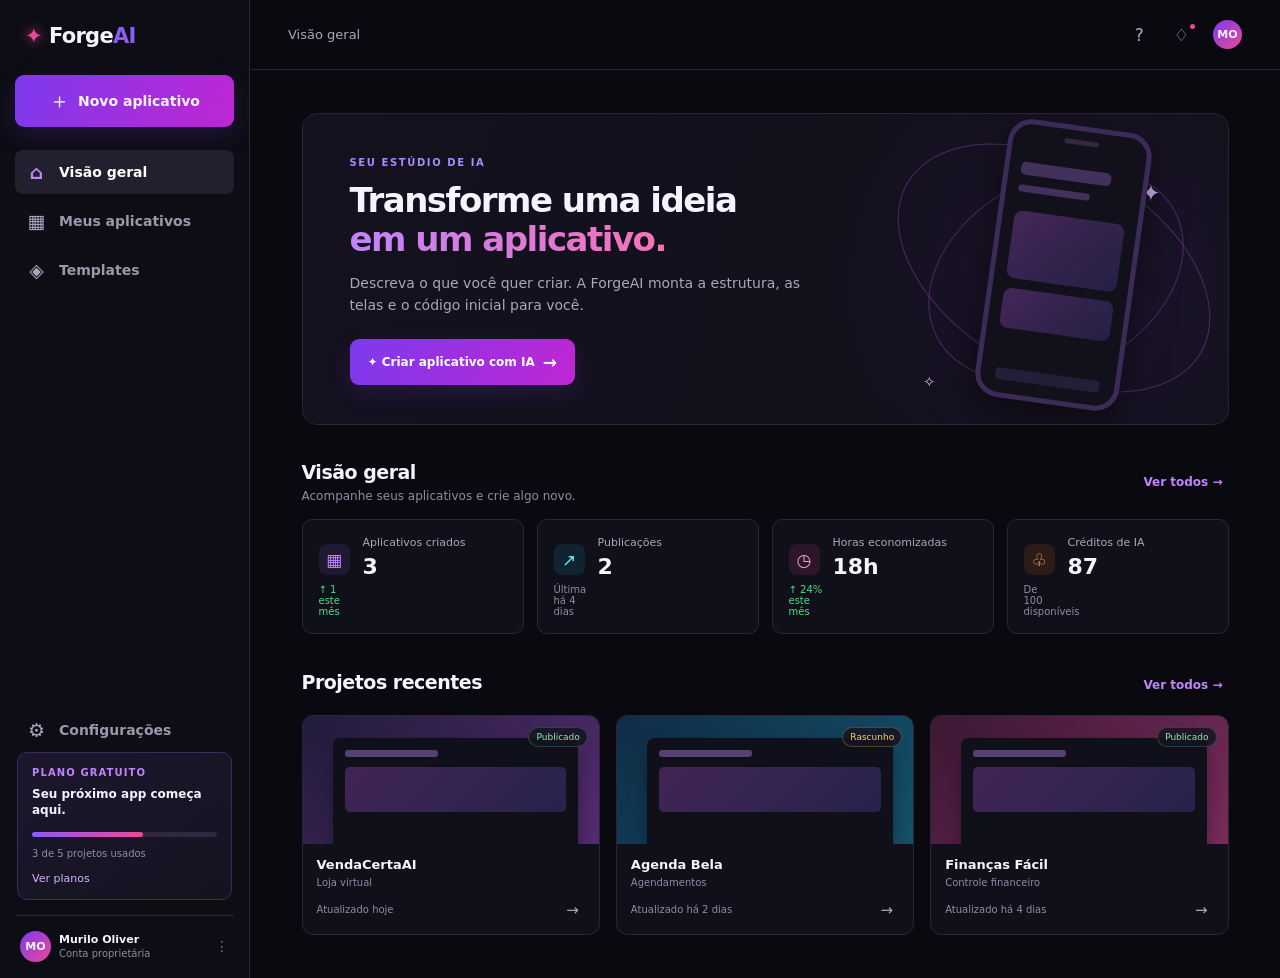
<file: index.html>
<!DOCTYPE html>
<html lang="pt-BR">
<head>
  <meta charset="UTF-8" />
  <meta name="viewport" content="width=device-width, initial-scale=1.0" />
  <meta name="theme-color" content="#0b0b12" />
  <title>ForgeAI — Criador de aplicativos</title>
  <link rel="stylesheet" href="styles.css" />
</head>
<body>
  <div class="app-shell">
    <aside class="sidebar">
      <div class="brand"><span class="brand-mark">✦</span><span>Forge<span class="accent">AI</span></span></div>
      <button class="new-project" id="newProjectBtn"><span>＋</span> Novo aplicativo</button>
      <nav class="nav">
        <button class="nav-item active" data-page="dashboard"><span>⌂</span> Visão geral</button>
        <button class="nav-item" data-page="projects"><span>▦</span> Meus aplicativos</button>
        <button class="nav-item" data-page="templates"><span>◈</span> Templates</button>
      </nav>
      <div class="sidebar-bottom">
        <button class="nav-item" data-page="settings"><span>⚙</span> Configurações</button>
        <div class="plan-card"><div class="plan-label">PLANO GRATUITO</div><strong>Seu próximo app começa aqui.</strong><div class="progress"><span></span></div><small>3 de 5 projetos usados</small><button class="upgrade-btn">Ver planos</button></div>
        <div class="user-mini"><div class="avatar">MO</div><div><strong>Murilo Oliver</strong><small>Conta proprietária</small></div><span>⋮</span></div>
      </div>
    </aside>

    <main class="main-content">
      <header class="topbar"><button class="mobile-menu" id="mobileMenu">☰</button><div class="breadcrumbs" id="breadcrumbs">Visão geral</div><div class="top-actions"><button class="icon-btn" title="Ajuda">?</button><button class="icon-btn" title="Notificações">♢<i></i></button><div class="top-avatar">MO</div></div></header>

      <section class="page active-page" id="page-dashboard">
        <div class="hero"><div><span class="eyebrow">SEU ESTÚDIO DE IA</span><h1>Transforme uma ideia<br><span class="gradient-text">em um aplicativo.</span></h1><p>Descreva o que você quer criar. A ForgeAI monta a estrutura, as telas e o código inicial para você.</p><button class="primary-btn" id="heroNewBtn">✦ Criar aplicativo com IA <span>→</span></button></div><div class="hero-art"><div class="orbit orbit-1"></div><div class="orbit orbit-2"></div><div class="sparkle s1">✦</div><div class="sparkle s2">✧</div><div class="phone-mock"><div class="phone-top"></div><div class="mock-line wide"></div><div class="mock-line"></div><div class="mock-card"></div><div class="mock-card short"></div><div class="mock-bottom"></div></div></div></div>
        <div class="section-head"><div><h2>Visão geral</h2><p>Acompanhe seus aplicativos e crie algo novo.</p></div><button class="ghost-btn" data-page="projects">Ver todos →</button></div>
        <div class="stats-grid"><div class="stat-card"><div class="stat-icon purple">▦</div><span>Aplicativos criados</span><strong id="statProjects">3</strong><small class="positive">↑ 1 este mês</small></div><div class="stat-card"><div class="stat-icon blue">↗</div><span>Publicações</span><strong>2</strong><small>Última há 4 dias</small></div><div class="stat-card"><div class="stat-icon pink">◷</div><span>Horas economizadas</span><strong>18h</strong><small class="positive">↑ 24% este mês</small></div><div class="stat-card"><div class="stat-icon orange">♧</div><span>Créditos de IA</span><strong>87</strong><small>De 100 disponíveis</small></div></div>
        <div class="section-head recent-head"><div><h2>Projetos recentes</h2></div><button class="ghost-btn" data-page="projects">Ver todos →</button></div><div class="project-grid" id="recentProjects"></div>
      </section>

      <section class="page" id="page-projects"><div class="page-title"><div><span class="eyebrow">WORKSPACE</span><h1>Meus aplicativos</h1><p>Crie, edite e publique seus projetos.</p></div><button class="primary-btn" id="projectsNewBtn">＋ Novo aplicativo</button></div><div class="toolbar"><div class="search-box">⌕<input id="projectSearch" placeholder="Buscar aplicativo..." /></div><div class="filter-pills"><button class="pill active">Todos</button><button class="pill">Publicados</button><button class="pill">Rascunhos</button></div></div><div class="all-projects-grid" id="allProjects"></div></section>

      <section class="page" id="page-templates"><div class="page-title"><div><span class="eyebrow">COMECE MAIS RÁPIDO</span><h1>Templates prontos</h1><p>Escolha uma base e personalize com a IA.</p></div></div><div class="template-grid" id="templateGrid"></div></section>

      <section class="page" id="page-settings"><div class="page-title"><div><span class="eyebrow">PREFERÊNCIAS</span><h1>Configurações</h1><p>Gerencie sua conta e as preferências do estúdio.</p></div></div><div class="settings-layout"><div class="settings-nav"><button class="active">Perfil</button><button>Plano e créditos</button><button>Integrações</button><button>Domínio e publicação</button></div><div class="settings-panel"><h3>Perfil da conta</h3><p class="muted">Essas informações aparecem apenas no seu painel.</p><label>Nome completo<input value="Murilo Oliver" /></label><label>E-mail<input value="murilo@exemplo.com" /></label><label>Nome do workspace<input value="Meu Estúdio ForgeAI" /></label><div class="setting-row"><div><strong>Modo escuro</strong><small>Usar o tema escuro no editor</small></div><button class="toggle on"><span></span></button></div><button class="primary-btn">Salvar alterações</button></div></div></section>
    </main>
  </div>

  <div class="modal-backdrop" id="newProjectModal"><div class="modal"><button class="close-modal" data-close>×</button><div class="modal-heading"><span class="modal-icon">✦</span><div><span class="eyebrow">NOVO PROJETO</span><h2>O que você quer criar?</h2><p>Conte sua ideia com suas próprias palavras. A IA cuidará do primeiro rascunho.</p></div></div><label class="prompt-label">Descreva seu aplicativo<textarea id="appPrompt" placeholder="Ex.: Quero um aplicativo de catálogo para minha loja de roupas, com produtos, carrinho e botão de WhatsApp..."></textarea></label><div class="suggestions"><span>Experimente:</span><button data-suggestion="um catálogo online para minha loja de roupas com botão de pedido">Catálogo de loja</button><button data-suggestion="um sistema simples de agendamento para salão de beleza">Agendamentos</button><button data-suggestion="um aplicativo de controle financeiro pessoal">Controle financeiro</button></div><div class="modal-footer"><span class="ai-note">✦ 2 créditos de IA serão usados</span><button class="primary-btn" id="generateBtn">Gerar meu aplicativo <span>→</span></button></div></div></div>

  <div class="modal-backdrop" id="editorModal"><div class="editor-modal"><div class="editor-top"><div class="brand"><span class="brand-mark">✦</span>Forge<span class="accent">AI</span></div><div class="editor-project-name" id="editorProjectName">Meu aplicativo <span class="status-dot"></span><small>Rascunho salvo</small></div><div class="editor-actions"><button class="ghost-btn" id="openStudio">Abrir Studio completo</button><button class="ghost-btn" id="closeEditor">Sair do editor</button><button class="primary-btn" id="publishBtn">Publicar <span>↗</span></button></div></div><div class="editor-body"><aside class="editor-sidebar"><div class="editor-tab active">▣ Telas</div><div class="editor-tab">◌ Componentes</div><div class="editor-tab">⚙ Configurações</div><div class="screen-list"><div class="screen active"><span>⌂</span> Início <b>⋮</b></div><div class="screen"><span>▦</span> Produtos <b>⋮</b></div><div class="screen"><span>♧</span> Sobre <b>⋮</b></div><button class="add-screen">＋ Adicionar tela</button></div><div class="editor-help"><strong>✦ Assistente IA</strong><p>Quer mudar alguma coisa no seu app?</p><button id="aiEditBtn">Pedir alteração</button></div></aside><div class="canvas-area"><div class="canvas-toolbar"><button>↶</button><button>↷</button><span></span><button>−</button><strong>100%</strong><button>＋</button><span></span><button>▣ Desktop</button><button>▯ Mobile</button></div><div class="canvas"><div class="preview-app" id="previewApp"><div class="preview-nav"><strong id="previewBrand">Minha Loja</strong><span>☰</span></div><div class="preview-content"><div class="preview-hero"><small>SEJA BEM-VINDO</small><h2 id="previewTitle">Tudo para<br>facilitar seu dia.</h2><button>Conheça nossos produtos →</button></div><h3>Destaques</h3><div class="preview-products"><div><div class="product-img p1"></div><strong>Produto especial</strong><small>R$ 49,90</small></div><div><div class="product-img p2"></div><strong>Mais vendido</strong><small>R$ 79,90</small></div></div></div><div class="preview-bottom"><span>⌂<small>Início</small></span><span>▦<small>Produtos</small></span><span>♧<small>Contato</small></span></div></div></div></div><aside class="properties"><h3>Propriedades</h3><div class="prop-section"><label>Nome do aplicativo<input id="propName" value="Minha Loja" /></label><label>Cor principal<div class="color-input"><span></span><input value="#8B5CF6" /></div></label></div><div class="prop-section"><h4>Publicação</h4><div class="publish-info"><span class="status-dot"></span><div><strong>Não publicado</strong><small>Seu app está salvo como rascunho.</small></div></div><button class="full-btn" id="exportBtn">⇩ Exportar projeto</button></div></aside></div></div></div>
  <div class="toast" id="toast"></div>
  <script src="app.js"></script>
</body>
</html>
</file>
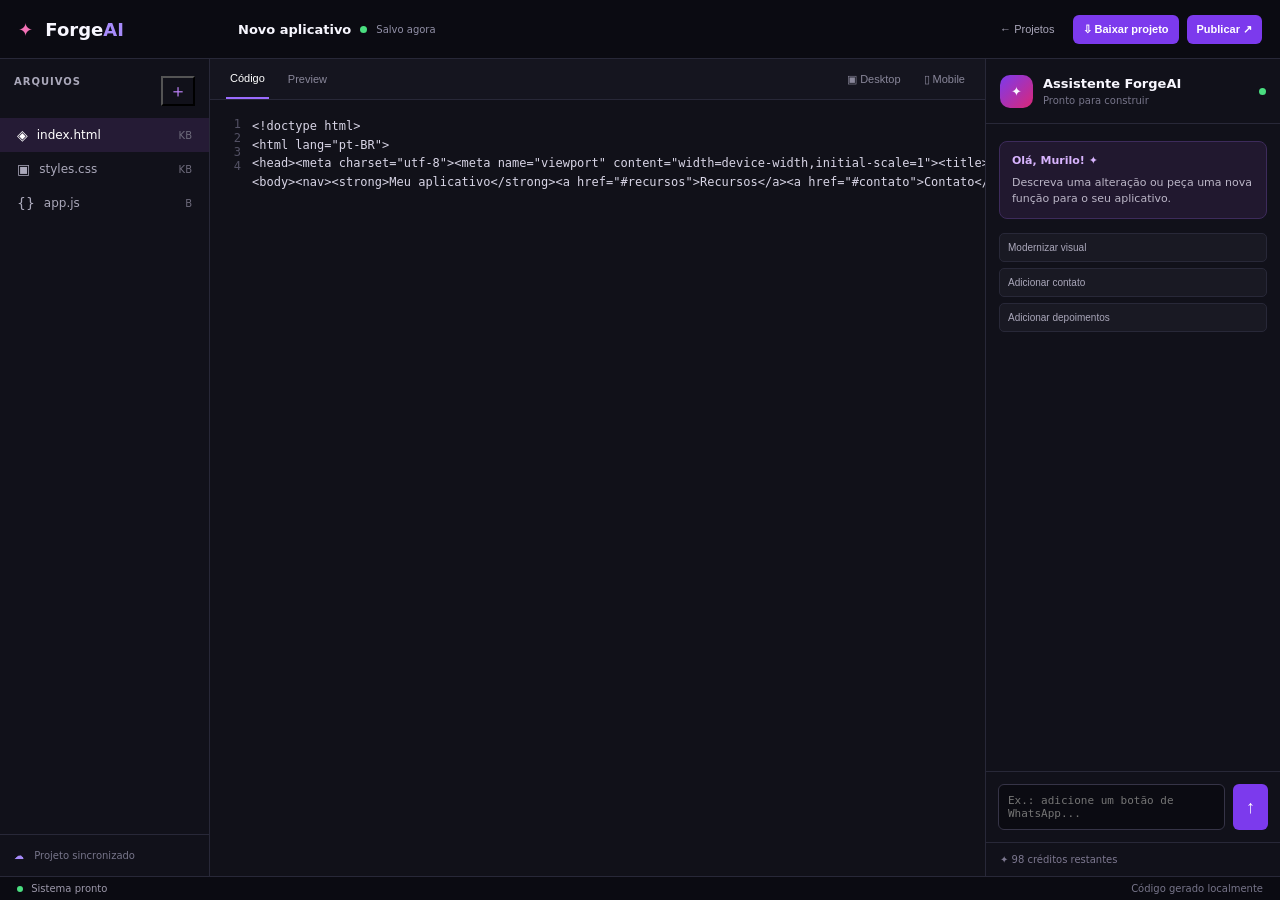
<file: builder.html>
<!doctype html>
<html lang="pt-BR">
<head><meta charset="utf-8"><meta name="viewport" content="width=device-width,initial-scale=1"><title>ForgeAI Studio</title><link rel="stylesheet" href="builder.css"></head>
<body>
<header class="top"><div class="brand"><b>✦</b> Forge<span>AI</span></div><div class="project"><strong id="projectName">Novo aplicativo</strong><i></i><small>Salvo agora</small></div><div class="top-actions"><button id="backBtn">← Projetos</button><button id="downloadBtn" class="primary">⇩ Baixar projeto</button><button id="publishBtn" class="primary">Publicar ↗</button></div></header>
<main class="workspace">
<aside class="files panel"><div class="panel-title"><strong>Arquivos</strong><button id="newFile">＋</button></div><div id="fileList"></div><div class="files-bottom"><span>☁</span> Projeto sincronizado</div></aside>
<section class="center"><div class="tabs"><button class="tab active" data-tab="code">Código</button><button class="tab" data-tab="preview">Preview</button><span></span><button id="deviceDesktop">▣ Desktop</button><button id="deviceMobile">▯ Mobile</button></div><div class="editor-wrap" id="editorWrap"><div class="line-numbers" id="lineNumbers">1</div><textarea id="codeEditor" spellcheck="false"></textarea></div><iframe id="preview" title="Preview do aplicativo"></iframe></section>
<aside class="assistant panel"><div class="assistant-head"><div class="ai-orb">✦</div><div><strong>Assistente ForgeAI</strong><small>Pronto para construir</small></div><span class="online"></span></div><div class="chat" id="chat"><div class="message ai"><b>Olá, Murilo! ✦</b><p>Descreva uma alteração ou peça uma nova função para o seu aplicativo.</p></div><div class="quick"><button data-quick="Deixe o visual mais moderno e profissional">Modernizar visual</button><button data-quick="Adicione uma seção de contato com WhatsApp">Adicionar contato</button><button data-quick="Crie uma seção de depoimentos de clientes">Adicionar depoimentos</button></div></div><form class="chat-form" id="chatForm"><textarea id="chatInput" placeholder="Ex.: adicione um botão de WhatsApp..." rows="2"></textarea><button>↑</button></form><div class="credits">✦ 98 créditos restantes</div></aside>
</main><div class="statusbar"><span><i></i> Sistema pronto</span><span id="statusText">Código gerado localmente</span></div><script src="builder.js"></script></body></html>
</file>
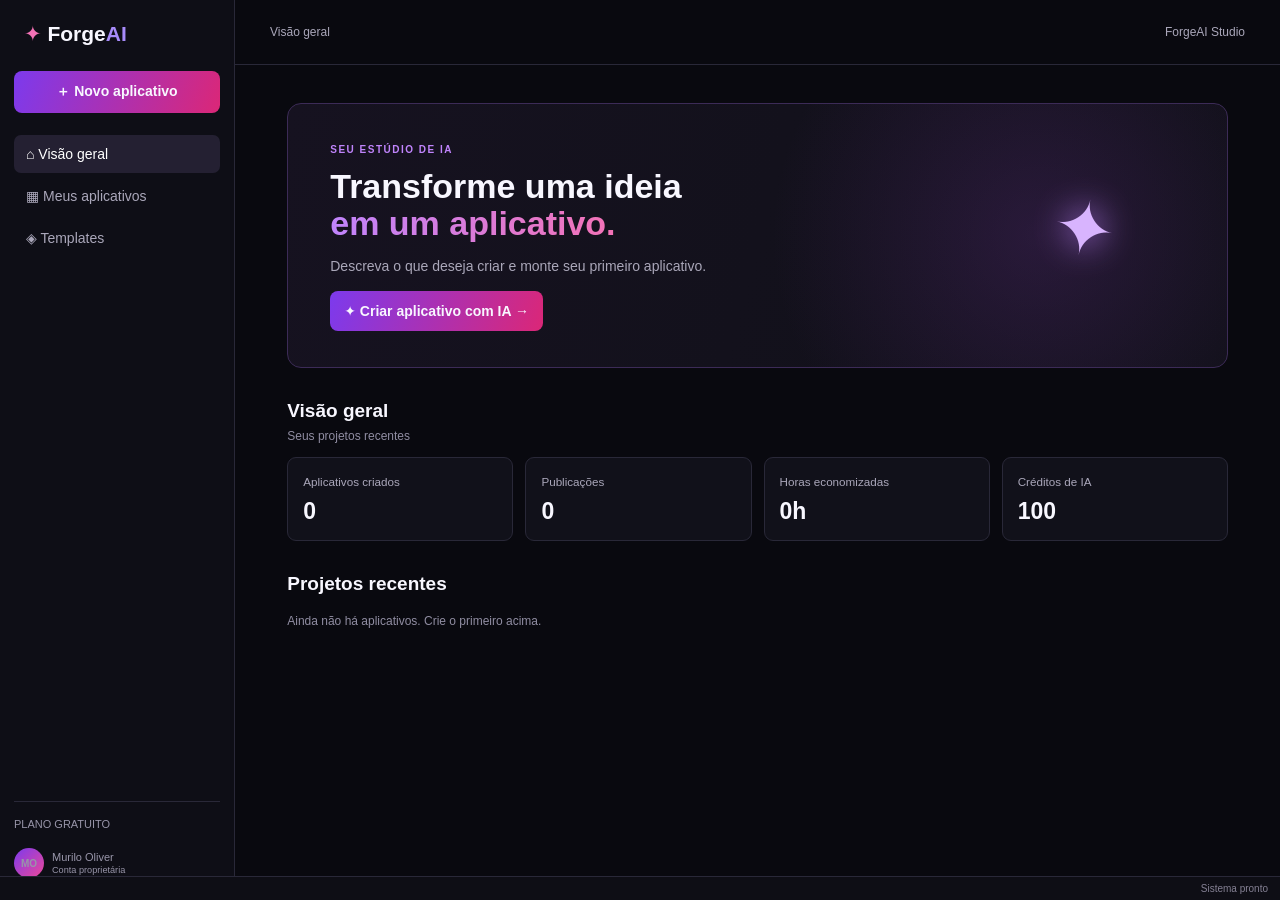
<file: ForgeAI-pronto.html>
<!doctype html><html lang="pt-BR"><head><meta charset="utf-8"><meta name="viewport" content="width=device-width,initial-scale=1"><meta name="theme-color" content="#09090f"><title>ForgeAI — Criador de aplicativos</title><style>
*{box-sizing:border-box}body{margin:0;background:#09090f;color:#f8f7ff;font-family:Arial,system-ui,sans-serif;font-size:14px}button,input,textarea{font:inherit}button{cursor:pointer;border:0;color:inherit}.app{min-height:100vh;display:flex}.side{width:235px;background:#0e0e16;border-right:1px solid #292838;padding:22px 14px;display:flex;flex-direction:column;flex-shrink:0}.logo{font-size:21px;font-weight:800;margin:0 10px 25px}.logo b{color:#f472b6}.logo span{color:#a78bfa}.new,.primary{background:linear-gradient(110deg,#7c3aed,#db2777);border-radius:8px;padding:12px 14px;font-weight:bold}.new{margin-bottom:20px}.nav{background:transparent;color:#aaa7ba;text-align:left;padding:11px 12px;border-radius:7px;margin:2px 0;width:100%}.nav.active,.nav:hover{background:#242032;color:#fff}.sidebottom{margin-top:auto;border-top:1px solid #292838;padding-top:16px;color:#9895a9;font-size:11px}.user{display:flex;gap:8px;align-items:center;margin-top:18px}.avatar{width:30px;height:30px;border-radius:50%;display:grid;place-items:center;background:linear-gradient(135deg,#7c3aed,#ec4899);font-size:10px;font-weight:bold}.main{flex:1;min-width:0}.top{height:65px;border-bottom:1px solid #292838;display:flex;align-items:center;justify-content:space-between;padding:0 35px;color:#aaa7ba}.top span{font-size:12px}.page{max-width:1250px;margin:auto;padding:38px 5%}.hero{min-height:265px;border:1px solid #3c2b57;border-radius:14px;padding:34px 42px;background:radial-gradient(circle at 80% 50%,#5d2d8050,transparent 35%),linear-gradient(105deg,#161220,#101018);display:flex;align-items:center;justify-content:space-between}.eyebrow{color:#c084fc;font-size:10px;font-weight:bold;letter-spacing:1.5px}.hero h1{font-size:34px;line-height:1.1;margin:12px 0}.grad{background:linear-gradient(90deg,#c084fc,#f472b6);background-clip:text;color:transparent}.hero p{color:#aaa7b9;max-width:470px;line-height:1.5}.hero-art{font-size:75px;color:#d8b4fe;text-shadow:0 0 35px #c084fc;transform:rotate(12deg);padding-right:70px}.section-title{display:flex;justify-content:space-between;align-items:end;margin:32px 0 14px}.section-title h2{font-size:19px;margin:0 0 5px}.muted{color:#908da2;font-size:12px}.stats{display:grid;grid-template-columns:repeat(4,1fr);gap:12px}.stat{background:#11111a;border:1px solid #292838;border-radius:9px;padding:15px}.stat small{color:#aaa7ba}.stat strong{font-size:23px;display:block;margin-top:9px}.cards{display:grid;grid-template-columns:repeat(3,1fr);gap:14px}.card{background:#11111a;border:1px solid #292838;border-radius:10px;overflow:hidden}.thumb{height:110px;background:linear-gradient(135deg,#291742,#713f91);padding:17px}.thumb:after{content:"";display:block;background:#11111c;border-radius:6px;width:80%;height:95px;margin:15px auto}.thumb.blue{background:linear-gradient(135deg,#112d45,#16718a)}.thumb.pink{background:linear-gradient(135deg,#481935,#843468)}.card-info{padding:13px}.card-info strong{display:block}.card-info small{color:#9995a8;display:block;margin-top:6px}.card-info button{background:transparent;color:#c084fc;font-size:12px;margin-top:12px}.modal{position:fixed;inset:0;background:#000b;display:none;align-items:center;justify-content:center;padding:20px;z-index:5}.modal.open{display:flex}.box{background:#151421;border:1px solid #533875;border-radius:13px;padding:27px;width:min(570px,100%);position:relative}.close{position:absolute;right:15px;top:10px;background:transparent;font-size:25px;color:#aaa7ba}.box h2{margin:8px 0}.box p{color:#aaa7b9;font-size:12px}.box textarea{width:100%;height:115px;margin-top:15px;border:1px solid #383249;background:#0c0c13;border-radius:7px;color:#fff;padding:12px;resize:none;outline:0}.box-foot{display:flex;justify-content:space-between;align-items:center;margin-top:20px}.workspace{display:none;height:calc(100vh - 65px);grid-template-columns:190px 1fr 275px}.workspace.active{display:grid}.dash.hidden{display:none}.files{background:#11111a;border-right:1px solid #292838}.file-title{padding:17px 14px;color:#aaa7ba;font-size:10px;text-transform:uppercase}.file{padding:10px 15px;color:#aaa7ba;font-size:12px}.file.active{background:#28203a;color:#fff}.studio{background:#20202b;display:flex;flex-direction:column;min-width:0}.studio-tabs{height:42px;background:#15151f;border-bottom:1px solid #292838;display:flex;align-items:center;gap:18px;padding:0 14px}.studio-tabs button{background:transparent;color:#aaa7ba;font-size:11px}.studio-tabs .sel{color:#fff;border-bottom:2px solid #a78bfa;padding:13px 0}.editor{flex:1;display:flex;background:#101017;overflow:auto}.numbers{color:#555266;text-align:right;padding:15px 10px;font:12px monospace;line-height:1.55;white-space:pre}.code{flex:1;background:transparent;border:0;outline:0;color:#ddd9eb;resize:none;padding:15px 12px 50px 0;font:12px/1.55 monospace;white-space:pre}.preview{display:none;flex:1;background:#252531;align-items:center;justify-content:center}.preview.show{display:flex}.phone{background:#fff;color:#231b31;width:310px;height:520px;border-radius:11px;overflow:auto;box-shadow:0 12px 40px #0008}.pnav{padding:18px;border-bottom:1px solid #eee;font-weight:bold}.pcontent{padding:18px}.pHero{border-radius:9px;padding:20px;color:#fff;background:linear-gradient(135deg,#311449,#8b5cf6);min-height:170px}.pHero h2{font-size:24px;line-height:1;margin:12px 0}.pHero button{background:#fff;color:#6d28d9;border-radius:20px;padding:8px;font-size:10px}.pCard{margin-top:15px;padding:15px;border-radius:8px;background:#f2edfb}.assistant{background:#11111a;border-left:1px solid #292838;display:flex;flex-direction:column}.aHead{padding:16px;border-bottom:1px solid #292838}.aHead b{color:#d8b4fe}.chat{flex:1;overflow:auto;padding:14px}.msg{background:#241a34;border-radius:8px;padding:10px;margin-bottom:10px;font-size:11px;line-height:1.45}.msg.user{background:#292735;margin-left:22px}.chat form{border-top:1px solid #292838;padding:11px;display:flex;gap:7px}.chat textarea{flex:1;background:#0b0b12;border:1px solid #3b3548;color:#fff;border-radius:6px;padding:8px;resize:none;font-size:11px}.chat button{background:#7c3aed;border-radius:6px;width:35px}.back{background:transparent;color:#aaa7ba;margin-right:15px}.status{position:fixed;bottom:0;left:0;right:0;background:#0e0e15;border-top:1px solid #292838;padding:6px 12px;color:#858194;font-size:10px;text-align:right}@media(max-width:750px){.side{width:190px}.hero{padding:28px}.hero-art{display:none}.stats{grid-template-columns:repeat(2,1fr)}.cards{grid-template-columns:1fr}.top{padding:0 18px}.workspace{grid-template-columns:1fr}.files{display:none}.assistant{display:none}.workspace{height:calc(100vh - 65px)}}
</style></head><body><div class="app"><aside class="side"><div class="logo"><b>✦</b> Forge<span>AI</span></div><button class="new" id="newBtn">＋ Novo aplicativo</button><button class="nav active">⌂ Visão geral</button><button class="nav" id="projectsBtn">▦ Meus aplicativos</button><button class="nav" id="templatesBtn">◈ Templates</button><div class="sidebottom">PLANO GRATUITO<div class="user"><div class="avatar">MO</div><div>Murilo Oliver<br><small>Conta proprietária</small></div></div></div></aside><main class="main"><header class="top"><span>Visão geral</span><span>ForgeAI Studio</span></header><section class="page dash" id="dash"><div class="hero"><div><span class="eyebrow">SEU ESTÚDIO DE IA</span><h1>Transforme uma ideia<br><span class="grad">em um aplicativo.</span></h1><p>Descreva o que deseja criar e monte seu primeiro aplicativo.</p><button class="primary" id="heroBtn">✦ Criar aplicativo com IA →</button></div><div class="hero-art">✦</div></div><div class="section-title"><div><h2>Visão geral</h2><span class="muted">Seus projetos recentes</span></div></div><div class="stats"><div class="stat"><small>Aplicativos criados</small><strong id="count">0</strong></div><div class="stat"><small>Publicações</small><strong>0</strong></div><div class="stat"><small>Horas economizadas</small><strong>0h</strong></div><div class="stat"><small>Créditos de IA</small><strong>100</strong></div></div><div class="section-title"><div><h2>Projetos recentes</h2></div></div><div class="cards" id="cards"></div></section><section class="workspace" id="workspace"><aside class="files"><button class="back" id="backBtn">← Voltar</button><div class="file-title">Arquivos</div><div class="file active">◈ index.html</div><div class="file">▣ styles.css</div><div class="file">{} app.js</div></aside><section class="studio"><div class="studio-tabs"><button class="sel" id="codeTab">Código</button><button id="previewTab">Preview</button><span style="flex:1"></span><button id="downloadBtn">⇩ Baixar</button></div><div class="editor" id="editor"><div class="numbers" id="nums">1</div><textarea class="code" id="code"></textarea></div><div class="preview" id="preview"><div class="phone"><div class="pnav" id="pnav">Meu aplicativo</div><div class="pcontent"><div class="pHero"><small>BEM-VINDO</small><h2 id="ptitle">Seu aplicativo começa aqui.</h2><button>Começar agora →</button></div><div class="pCard">✦ Recurso principal<br><small>Organize tudo em um só lugar.</small></div><div class="pCard">◈ Simples e rápido<br><small>Feito para funcionar no celular.</small></div></div></div></div></section><aside class="assistant"><div class="aHead"><b>✦ Assistente ForgeAI</b><br><small>Pronto para alterar seu app</small></div><div class="chat" id="chat"><div class="msg">Olá! Peça uma alteração, como <b>“adicione WhatsApp”</b> ou <b>“deixe o visual azul”</b>.</div></div><form id="chatForm"><textarea id="chatInput" placeholder="Peça uma alteração..." rows="2"></textarea><button>↑</button></form></aside></section></main></div><div class="modal" id="modal"><div class="box"><button class="close" id="closeBtn">×</button><span class="eyebrow">NOVO PROJETO</span><h2>O que você quer criar?</h2><p>Descreva o aplicativo com suas próprias palavras.</p><textarea id="idea" placeholder="Ex.: um catálogo online para minha loja de roupas com pedidos pelo WhatsApp"></textarea><div class="box-foot"><span class="muted">Funciona offline no modo de teste</span><button class="primary" id="generateBtn">Gerar aplicativo →</button></div></div></div><div class="status" id="status">Sistema pronto</div><script>
(function(){'use strict';var projects=[];var current={name:'Meu aplicativo',html:''};var $=function(id){return document.getElementById(id)};var safe=function(s){return String(s).replace(/[&<>"']/g,function(c){return({'&':'&amp;','<':'&lt;','>':'&gt;','"':'&quot;',"'":'&#39;'})[c]})};function msg(t,u){var d=document.createElement('div');d.className='msg'+(u?' user':'');d.textContent=t;$('chat').appendChild(d);$('chat').scrollTop=$('chat').scrollHeight}function renderCards(){$('count').textContent=projects.length;$('cards').innerHTML=projects.length?projects.map(function(p,i){return '<article class="card"><div class="thumb '+(i%2?'blue':'')+'"></div><div class="card-info"><strong>'+safe(p.name)+'</strong><small>Rascunho • criado agora</small><button data-open="'+i+'">Abrir Studio →</button></div></article>'}).join(''):'<div class="muted">Ainda não há aplicativos. Crie o primeiro acima.</div>';document.querySelectorAll('[data-open]').forEach(function(b){b.onclick=function(){openStudio(projects[Number(b.dataset.open)])}})}function openModal(){$('modal').classList.add('open');$('idea').focus()}function closeModal(){$('modal').classList.remove('open')}function makeProject(text){var words=text.trim().split(/\s+/).slice(0,3).join(' ');var name=words?words.charAt(0).toUpperCase()+words.slice(1):'Meu aplicativo';return{name:name,idea:text,html:'<!doctype html>\n<html lang="pt-BR">\n<head><meta charset="utf-8"><meta name="viewport" content="width=device-width,initial-scale=1"><title>'+name+'</title></head>\n<body>\n  <h1>'+name+'</h1>\n  <p>Aplicativo criado a partir da sua ideia.</p>\n</body>\n</html>'}}function openStudio(p){current=p;$('dash').classList.add('hidden');$('workspace').classList.add('active');$('code').value=p.html;update()}function update(){var text=$('code').value;var n=text.split('\n').length;$('nums').textContent=Array.from({length:n},function(_,i){return i+1}).join('\n');$('pnav').textContent=current.name;$('ptitle').textContent=current.name+' está pronto.';$('status').textContent='Alterações salvas localmente';try{localStorage.setItem('forge_last',text)}catch(e){}}$('newBtn').onclick=openModal;$('heroBtn').onclick=openModal;$('closeBtn').onclick=closeModal;$('generateBtn').onclick=function(){var t=$('idea').value.trim();if(!t){$('idea').focus();return}current=makeProject(t);projects.unshift(current);renderCards();closeModal();openStudio(current);msg('Criei a primeira estrutura do seu aplicativo. Agora você pode pedir alterações.');};$('backBtn').onclick=function(){$('workspace').classList.remove('active');$('dash').classList.remove('hidden');renderCards()};$('code').oninput=function(){current.html=$('code').value;update()};$('previewTab').onclick=function(){$('editor').style.display='none';$('preview').classList.add('show');$('codeTab').classList.remove('sel');$('previewTab').classList.add('sel')};$('codeTab').onclick=function(){$('editor').style.display='flex';$('preview').classList.remove('show');$('previewTab').classList.remove('sel');$('codeTab').classList.add('sel')};$('chatForm').onsubmit=function(e){e.preventDefault();var t=$('chatInput').value.trim();if(!t)return;msg(t,true);$('chatInput').value='';var l=t.toLowerCase();if(l.indexOf('whatsapp')>=0){$('code').value+='\n<a href="https://wa.me/" style="position:fixed;right:18px;bottom:18px;background:#25d366;color:white;padding:12px 18px;border-radius:24px;text-decoration:none">💬 WhatsApp</a>'}else if(l.indexOf('azul')>=0){$('code').value=$('code').value.replace('purple','blue')}else{$('code').value=$('code').value.replace('</body>','  <section><h2>Nova seção</h2><p>Conteúdo adicionado pela ForgeAI.</p></section>\n</body>')}update();msg('Pronto! A alteração foi aplicada no projeto.');};$('downloadBtn').onclick=function(){var blob=new Blob([$('code').value],{type:'text/html'});var a=document.createElement('a');a.href=URL.createObjectURL(blob);a.download=(current.name||'meu-aplicativo').replace(/\s+/g,'-')+'.html';a.click();setTimeout(function(){URL.revokeObjectURL(a.href)},1000)};$('projectsBtn').onclick=function(){alert('Seus projetos aparecem nesta mesma tela após serem criados.')};$('templatesBtn').onclick=function(){openModal();$('idea').value='um aplicativo baseado em um template profissional'};renderCards()})();
</script></body></html>
</file>
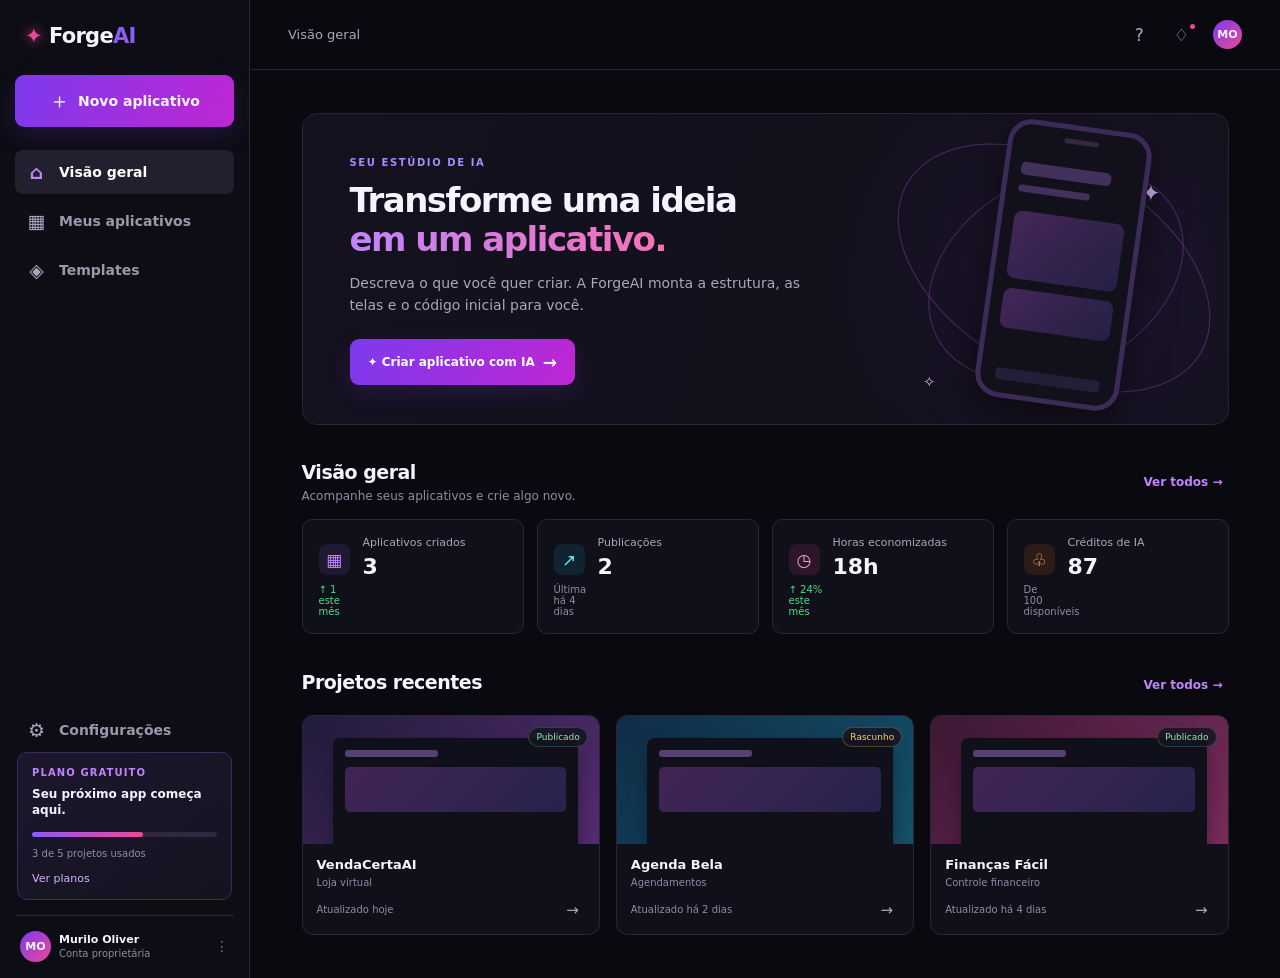
<file: ForgeAI.html>
<!DOCTYPE html>
<html lang="pt-BR">
<head>
  <meta charset="UTF-8" />
  <meta name="viewport" content="width=device-width, initial-scale=1.0" />
  <meta name="theme-color" content="#0b0b12" />
  <title>ForgeAI — Criador de aplicativos</title>
  <style>
:root{--bg:#09090f;--panel:#10101a;--panel2:#151522;--line:#272738;--muted:#8e8da4;--text:#f5f3ff;--purple:#8b5cf6;--pink:#ec4899;--blue:#38bdf8;--green:#4ade80}*{box-sizing:border-box}body{margin:0;background:var(--bg);color:var(--text);font-family:Inter,ui-sans-serif,system-ui,-apple-system,BlinkMacSystemFont,"Segoe UI",sans-serif;font-size:14px}button,input,textarea{font:inherit}button{cursor:pointer;border:0;color:inherit}.app-shell{display:flex;min-height:100vh}.sidebar{width:250px;background:#0d0d15;border-right:1px solid var(--line);padding:24px 15px 16px;display:flex;flex-direction:column;flex-shrink:0}.brand{font-weight:800;font-size:21px;letter-spacing:-.7px;display:flex;gap:7px;align-items:center;margin:0 10px 27px}.brand-mark{color:var(--pink);text-shadow:0 0 12px var(--pink)}.accent{color:var(--purple)}.new-project,.primary-btn{background:linear-gradient(110deg,#7c3aed,#c026d3);box-shadow:0 8px 22px #7c3aed2d;border-radius:9px;padding:12px 15px;font-weight:700;display:flex;justify-content:center;align-items:center;gap:8px}.new-project{width:100%;margin-bottom:23px}.new-project span{font-size:21px;font-weight:400}.nav{display:grid;gap:5px}.nav-item{background:transparent;color:#9a99ac;text-align:left;border-radius:8px;padding:11px 12px;display:flex;gap:13px;align-items:center;font-weight:600}.nav-item span{font-size:19px;width:19px;text-align:center;color:#aaa9c1}.nav-item:hover,.nav-item.active{background:#22202f;color:#fff}.nav-item.active span{color:#c084fc}.sidebar-bottom{margin-top:auto}.plan-card{background:linear-gradient(145deg,#1c172d,#151321);border:1px solid #3b2a5b;padding:14px;border-radius:10px;margin:0 2px 15px}.plan-label{font-size:10px;letter-spacing:1.1px;color:#c084fc;font-weight:800;margin-bottom:8px}.plan-card strong{font-size:12px;line-height:1.35;display:block;margin-bottom:13px}.progress{height:5px;background:#302840;border-radius:10px;margin-bottom:7px}.progress span{display:block;width:60%;height:100%;border-radius:10px;background:linear-gradient(90deg,var(--purple),var(--pink))}.plan-card small{color:var(--muted);font-size:10px}.upgrade-btn{background:transparent;color:#d8b4fe;font-size:11px;display:block;margin-top:12px;padding:0}.user-mini{display:flex;gap:8px;align-items:center;border-top:1px solid var(--line);padding:15px 5px 0}.avatar,.top-avatar{background:linear-gradient(135deg,#7c3aed,#ec4899);display:grid;place-items:center;font-weight:800;border-radius:50%;width:31px;height:31px;font-size:11px}.user-mini div:nth-child(2){display:grid;flex:1}.user-mini strong{font-size:11px}.user-mini small{color:var(--muted);font-size:10px;margin-top:2px}.user-mini>span{color:#777686}.main-content{flex:1;min-width:0}.topbar{height:70px;border-bottom:1px solid var(--line);display:flex;align-items:center;justify-content:space-between;padding:0 38px}.breadcrumbs{color:#aaa8ba;font-size:13px}.top-actions{display:flex;gap:18px;align-items:center}.icon-btn{font-size:17px;background:transparent;color:#aaa8ba;position:relative}.icon-btn i{position:absolute;width:5px;height:5px;background:var(--pink);border-radius:50%;top:0;right:0}.top-avatar{width:29px;height:29px}.mobile-menu{display:none}.page{display:none;padding:43px 5%;max-width:1450px;margin:auto}.active-page{display:block}.hero{min-height:295px;border:1px solid #292238;border-radius:15px;background:radial-gradient(circle at 85% 55%,#3c1d5d50,transparent 34%),linear-gradient(105deg,#151120,#101018);padding:39px 47px;display:flex;justify-content:space-between;overflow:hidden}.eyebrow{font-size:10px;color:#a78bfa;letter-spacing:1.6px;font-weight:800}.hero h1{font-size:34px;line-height:1.16;letter-spacing:-1.5px;margin:12px 0}.gradient-text{background:linear-gradient(90deg,#c084fc,#f472b6);background-clip:text;color:transparent}.hero p{color:#aaa7b9;max-width:470px;line-height:1.6;margin:0 0 22px}.primary-btn{color:white;font-size:12px;white-space:nowrap}.hero .primary-btn{padding:13px 18px}.primary-btn span{font-size:17px}.hero-art{width:335px;position:relative}.phone-mock{position:absolute;right:45px;top:-28px;width:145px;height:280px;border:5px solid #3b2b57;border-radius:24px;background:#11101b;padding:28px 12px 12px;box-shadow:0 15px 40px #0008;transform:rotate(8deg)}.phone-top{position:absolute;top:9px;left:51px;width:35px;height:5px;background:#33263e;border-radius:5px}.mock-line{height:7px;width:65%;background:#41315b;border-radius:5px;margin:10px 0}.mock-line.wide{width:82%;height:13px}.mock-card{height:68px;border-radius:8px;background:linear-gradient(135deg,#442658,#242044);margin-top:19px}.mock-card.short{height:40px;margin-top:10px}.mock-bottom{height:12px;position:absolute;bottom:13px;left:15px;right:15px;border-radius:4px;background:#251e38}.orbit{border:1px solid #713b96;border-radius:50%;position:absolute;right:-10px;top:24px;width:270px;height:195px;transform:rotate(-28deg);opacity:.6}.orbit-2{width:340px;height:210px;top:10px;right:-43px;transform:rotate(30deg);border-color:#713b96}.sparkle{position:absolute;color:#d8b4fe;font-size:23px}.s1{right:20px;top:27px}.s2{right:245px;top:220px;font-size:15px}.section-head{display:flex;align-items:center;justify-content:space-between;margin:36px 0 16px}.section-head h2,.page-title h1{font-size:19px;margin:0 0 6px;letter-spacing:-.5px}.section-head p,.page-title p{color:var(--muted);font-size:12px;margin:0}.ghost-btn{background:transparent;color:#c084fc;font-size:12px;font-weight:700}.stats-grid{display:grid;grid-template-columns:repeat(4,1fr);gap:13px}.stat-card{background:var(--panel);border:1px solid var(--line);border-radius:10px;padding:16px;display:grid;grid-template-columns:34px 1fr;column-gap:10px;align-items:center}.stat-icon{grid-row:span 2;width:31px;height:31px;border-radius:8px;display:grid;place-items:center;font-size:17px}.purple{color:#c084fc;background:#8b5cf61f}.blue{color:#67e8f9;background:#06b6d41f}.pink{color:#f9a8d4;background:#ec48991f}.orange{color:#fdba74;background:#f973161f}.stat-card span{color:#aaa8ba;font-size:11px}.stat-card strong{font-size:22px;margin:5px 0}.stat-card small{color:var(--muted);font-size:10px}.positive{color:var(--green)!important}.recent-head{margin-top:37px;margin-bottom:16px}.project-grid,.all-projects-grid{display:grid;grid-template-columns:repeat(3,1fr);gap:16px}.project-card{background:var(--panel);border:1px solid var(--line);border-radius:11px;overflow:hidden;transition:.2s}.project-card:hover{border-color:#7653a8;transform:translateY(-2px)}.project-thumb{height:128px;padding:14px;position:relative;overflow:hidden}.thumb-purple{background:linear-gradient(135deg,#211c3c,#562c71)}.thumb-blue{background:linear-gradient(135deg,#102d48,#14526b)}.thumb-pink{background:linear-gradient(135deg,#3d1834,#792c5c)}.mini-ui{background:#10101b;border-radius:7px;width:83%;height:117px;position:absolute;left:30px;top:22px;box-shadow:0 8px 20px #0005;padding:12px}.mini-ui:before{content:"";display:block;height:7px;background:#574074;border-radius:3px;width:42%;margin-bottom:10px}.mini-ui:after{content:"";display:block;height:45px;background:linear-gradient(135deg,#412554,#27234c);border-radius:5px}.status-badge{position:absolute;top:11px;right:11px;background:#171523d9;color:#86efac;border:1px solid #4ade8040;border-radius:20px;font-size:9px;padding:4px 7px}.status-badge.draft{color:#fcd34d;border-color:#fcd34d40}.project-info{padding:13px 14px 14px}.project-info strong{display:block;font-size:13px;margin-bottom:5px}.project-info small{display:block;color:var(--muted);font-size:10px}.project-info .project-footer{display:flex;justify-content:space-between;align-items:center;margin-top:12px}.project-footer button{background:transparent;color:#aaa8ba;font-size:15px}.page-title{display:flex;align-items:end;justify-content:space-between;margin-bottom:31px}.page-title h1{font-size:29px;margin-top:10px}.toolbar{display:flex;justify-content:space-between;align-items:center;margin-bottom:20px}.search-box{width:250px;border:1px solid var(--line);background:var(--panel);border-radius:7px;padding:8px 11px;color:var(--muted);display:flex;gap:8px}.search-box input{background:transparent;border:0;outline:0;color:#fff;width:100%;font-size:12px}.filter-pills{display:flex;gap:7px}.pill{background:transparent;color:var(--muted);padding:7px 12px;border-radius:20px;font-size:11px}.pill.active{background:#29213b;color:#d8b4fe}.template-grid{display:grid;grid-template-columns:repeat(3,1fr);gap:17px}.template-card{border:1px solid var(--line);border-radius:11px;background:var(--panel);overflow:hidden}.template-cover{height:170px;padding:20px;display:flex;align-items:center;justify-content:center}.template-preview{width:145px;height:130px;background:#fafafa;border-radius:5px;box-shadow:0 7px 20px #0004;padding:12px;color:#222}.tp-dark{background:#171329;color:#fff}.tp-green{background:#edfaf3}.template-preview strong{font-size:9px;display:block;margin-bottom:8px}.template-preview div{height:36px;background:#6d4b9a1c;border-radius:4px;margin-bottom:7px}.template-preview div:nth-child(3){height:20px;background:#e9c8ff}.template-card-info{padding:13px}.template-card-info strong{font-size:13px}.template-card-info p{color:var(--muted);font-size:11px;margin:6px 0 12px}.template-card-info button{color:#c084fc;background:transparent;font-size:11px;font-weight:700}.settings-layout{display:grid;grid-template-columns:200px 1fr;gap:30px;max-width:850px}.settings-nav{display:grid;align-content:start;gap:4px}.settings-nav button{background:transparent;color:var(--muted);text-align:left;padding:10px;border-radius:6px}.settings-nav button.active{background:#20192d;color:#d8b4fe}.settings-panel{background:var(--panel);border:1px solid var(--line);border-radius:10px;padding:24px;max-width:600px}.settings-panel h3{margin:0 0 7px}.muted{color:var(--muted);font-size:12px;margin-top:0}.settings-panel label,.prompt-label{display:block;color:#bbb8c9;font-size:11px;font-weight:600;margin-top:20px}.settings-panel input,.modal textarea,.prop-section input{display:block;width:100%;background:#0c0c13;border:1px solid var(--line);color:#fff;outline:none;border-radius:6px;padding:10px;margin-top:7px;font-size:12px}.settings-panel .primary-btn{margin-top:24px}.setting-row{border-top:1px solid var(--line);border-bottom:1px solid var(--line);padding:16px 0;margin-top:22px;display:flex;justify-content:space-between}.setting-row div{display:grid;gap:4px}.setting-row small{color:var(--muted);font-size:11px}.toggle{width:37px;height:21px;border-radius:20px;background:#383747;padding:3px}.toggle span{display:block;background:#aaa;width:15px;height:15px;border-radius:50%}.toggle.on{background:var(--purple)}.toggle.on span{margin-left:16px;background:#fff}.modal-backdrop{position:fixed;inset:0;z-index:20;background:#000b;display:none;align-items:center;justify-content:center;padding:20px}.modal-backdrop.open{display:flex}.modal{width:min(600px,100%);background:#13121e;border:1px solid #3c2b57;border-radius:14px;padding:28px;box-shadow:0 25px 80px #000b;position:relative}.close-modal{position:absolute;right:18px;top:15px;color:#9c99ad;background:transparent;font-size:24px}.modal-heading{display:flex;gap:14px;align-items:flex-start;margin-bottom:23px}.modal-icon{background:#8b5cf621;color:#c084fc;width:38px;height:38px;border-radius:10px;display:grid;place-items:center;font-size:21px}.modal h2{margin:6px 0 7px;font-size:21px}.modal p{margin:0;color:var(--muted);font-size:12px}.modal textarea{height:110px;resize:vertical;line-height:1.5}.suggestions{display:flex;gap:7px;flex-wrap:wrap;margin-top:10px;align-items:center}.suggestions span{color:var(--muted);font-size:10px}.suggestions button{color:#bca8dc;background:#281e38;border-radius:20px;padding:6px 9px;font-size:10px}.modal-footer{display:flex;align-items:center;justify-content:space-between;margin-top:26px}.ai-note{color:#a6a2b5;font-size:10px}.editor-modal{width:100%;height:100%;background:#0c0c12;position:absolute;inset:0;display:flex;flex-direction:column}.editor-top{height:61px;border-bottom:1px solid var(--line);display:flex;align-items:center;padding:0 21px}.editor-top .brand{font-size:17px;margin:0;width:215px}.editor-project-name{font-weight:700;font-size:13px;display:flex;align-items:center;gap:8px;flex:1}.editor-project-name small{color:var(--muted);font-size:10px;font-weight:400}.status-dot{display:inline-block;width:7px;height:7px;background:var(--green);border-radius:50%}.editor-actions{display:flex;gap:15px;align-items:center}.editor-body{flex:1;display:grid;grid-template-columns:210px 1fr 235px;min-height:0}.editor-sidebar,.properties{background:#11111a;border-right:1px solid var(--line);padding:17px 12px}.properties{border-left:1px solid var(--line);border-right:0;padding:20px 17px}.editor-tab{color:var(--muted);font-size:11px;padding:10px 8px;border-bottom:1px solid transparent}.editor-tab.active{color:#d8b4fe;border-bottom-color:var(--purple)}.screen-list{margin-top:20px;display:grid;gap:4px}.screen{padding:9px;border-radius:5px;font-size:11px;color:#aaa8ba;display:flex;gap:8px}.screen.active{background:#272036;color:#f1e8ff}.screen b{margin-left:auto;font-weight:400}.add-screen{background:transparent;color:#a78bfa;font-size:10px;text-align:left;padding:10px 8px}.editor-help{background:#20172d;border:1px solid #4f3470;border-radius:7px;padding:11px;margin-top:80px}.editor-help strong{font-size:11px;color:#d8b4fe}.editor-help p{font-size:10px;color:#aaa0bd;line-height:1.4}.editor-help button{background:#8b5cf6;color:#fff;font-size:10px;border-radius:5px;padding:7px;width:100%}.canvas-area{background:#20202b;display:flex;flex-direction:column;min-width:0}.canvas-toolbar{height:45px;background:#14141d;border-bottom:1px solid var(--line);display:flex;align-items:center;gap:14px;padding:0 16px;color:#a6a3b5;font-size:11px}.canvas-toolbar button{background:transparent;color:#aaa8ba;font-size:11px}.canvas-toolbar span{flex:1}.canvas{flex:1;display:grid;place-items:center;overflow:auto;background-image:radial-gradient(#ffffff0e 1px,transparent 1px);background-size:18px 18px}.preview-app{height:515px;width:310px;background:#fafaff;color:#201a2d;border-radius:10px;box-shadow:0 15px 45px #0008;overflow:hidden;position:relative}.preview-nav{height:52px;padding:0 19px;display:flex;justify-content:space-between;align-items:center;border-bottom:1px solid #eee;color:#302748}.preview-nav strong{font-size:14px}.preview-content{padding:17px}.preview-hero{background:linear-gradient(130deg,#2b1448,#8b5cf6);color:#fff;border-radius:9px;padding:20px 16px;height:155px}.preview-hero small{font-size:7px;letter-spacing:1px}.preview-hero h2{font-size:22px;line-height:1.05;margin:9px 0 18px}.preview-hero button{border:0;background:#fff;color:#5b21b6;border-radius:20px;padding:7px 10px;font-size:8px}.preview-content h3{font-size:14px;margin:22px 0 10px}.preview-products{display:grid;grid-template-columns:1fr 1fr;gap:10px}.preview-products>div{background:#fff;border:1px solid #eee;border-radius:7px;padding-bottom:9px;overflow:hidden}.product-img{height:70px}.p1{background:linear-gradient(140deg,#d8b4fe,#fbcfe8)}.p2{background:linear-gradient(140deg,#bae6fd,#a7f3d0)}.preview-products strong,.preview-products small{display:block;font-size:8px;margin:6px 7px 0}.preview-products small{color:#7c3aed}.preview-bottom{position:absolute;bottom:0;left:0;right:0;height:53px;background:#fff;border-top:1px solid #eee;display:flex;justify-content:space-around;align-items:center;color:#7653a8}.preview-bottom span{display:grid;place-items:center;font-size:15px}.preview-bottom small{font-size:7px;margin-top:2px}.properties h3{margin:0 0 23px;font-size:13px}.prop-section{border-bottom:1px solid var(--line);padding-bottom:20px;margin-bottom:20px}.prop-section label{display:block;color:#aaa8ba;font-size:10px;margin-bottom:17px}.color-input{display:flex;align-items:center;gap:8px}.color-input span{width:21px;height:21px;background:#8b5cf6;border-radius:4px}.color-input input{margin:0}.prop-section h4{font-size:11px;margin:0 0 13px}.publish-info{display:flex;gap:8px;align-items:flex-start}.publish-info div{display:grid;gap:5px}.publish-info strong{font-size:11px}.publish-info small{font-size:10px;color:var(--muted);line-height:1.35}.full-btn{width:100%;padding:10px;background:#241c33;color:#d8b4fe;font-size:10px;border-radius:5px;margin-top:17px}.toast{position:fixed;bottom:22px;right:24px;background:#232034;border:1px solid #64489a;color:#eee;padding:12px 16px;border-radius:8px;font-size:12px;box-shadow:0 8px 30px #0008;transform:translateY(100px);opacity:0;transition:.3s;z-index:50}.toast.show{transform:translateY(0);opacity:1}@media(max-width:900px){.sidebar{width:215px}.hero-art{width:245px}.project-grid,.all-projects-grid{grid-template-columns:repeat(2,1fr)}.editor-body{grid-template-columns:180px 1fr}.properties{display:none}}@media(max-width:650px){.sidebar{position:fixed;z-index:10;left:-250px;top:0;bottom:0;transition:.25s}.sidebar.open{left:0}.topbar{padding:0 18px}.mobile-menu{display:block;background:transparent;color:#aaa8ba;font-size:18px;margin-right:14px}.topbar{justify-content:flex-start}.breadcrumbs{flex:1}.page{padding:26px 17px}.hero{padding:28px 24px;min-height:0}.hero h1{font-size:27px}.hero-art{display:none}.stats-grid{grid-template-columns:repeat(2,1fr)}.project-grid,.all-projects-grid,.template-grid{grid-template-columns:1fr}.page-title{display:block}.page-title .primary-btn{margin-top:20px}.toolbar{display:block}.filter-pills{margin-top:12px}.settings-layout{display:block}.settings-nav{display:flex;overflow:auto;margin-bottom:17px}.settings-nav button{white-space:nowrap}.editor-top .brand{width:auto;margin-right:14px}.editor-project-name{font-size:11px}.editor-project-name small{display:none}.editor-actions .ghost-btn{display:none}.editor-body{grid-template-columns:1fr}.editor-sidebar{display:none}.modal{padding:22px}.modal-footer{display:block}.modal-footer .primary-btn{margin-top:15px;width:100%}}

</style>
</head>
<body>
  <div class="app-shell">
    <aside class="sidebar">
      <div class="brand"><span class="brand-mark">✦</span><span>Forge<span class="accent">AI</span></span></div>
      <button class="new-project" id="newProjectBtn"><span>＋</span> Novo aplicativo</button>
      <nav class="nav">
        <button class="nav-item active" data-page="dashboard"><span>⌂</span> Visão geral</button>
        <button class="nav-item" data-page="projects"><span>▦</span> Meus aplicativos</button>
        <button class="nav-item" data-page="templates"><span>◈</span> Templates</button>
      </nav>
      <div class="sidebar-bottom">
        <button class="nav-item" data-page="settings"><span>⚙</span> Configurações</button>
        <div class="plan-card"><div class="plan-label">PLANO GRATUITO</div><strong>Seu próximo app começa aqui.</strong><div class="progress"><span></span></div><small>3 de 5 projetos usados</small><button class="upgrade-btn">Ver planos</button></div>
        <div class="user-mini"><div class="avatar">MO</div><div><strong>Murilo Oliver</strong><small>Conta proprietária</small></div><span>⋮</span></div>
      </div>
    </aside>

    <main class="main-content">
      <header class="topbar"><button class="mobile-menu" id="mobileMenu">☰</button><div class="breadcrumbs" id="breadcrumbs">Visão geral</div><div class="top-actions"><button class="icon-btn" title="Ajuda">?</button><button class="icon-btn" title="Notificações">♢<i></i></button><div class="top-avatar">MO</div></div></header>

      <section class="page active-page" id="page-dashboard">
        <div class="hero"><div><span class="eyebrow">SEU ESTÚDIO DE IA</span><h1>Transforme uma ideia<br><span class="gradient-text">em um aplicativo.</span></h1><p>Descreva o que você quer criar. A ForgeAI monta a estrutura, as telas e o código inicial para você.</p><button class="primary-btn" id="heroNewBtn">✦ Criar aplicativo com IA <span>→</span></button></div><div class="hero-art"><div class="orbit orbit-1"></div><div class="orbit orbit-2"></div><div class="sparkle s1">✦</div><div class="sparkle s2">✧</div><div class="phone-mock"><div class="phone-top"></div><div class="mock-line wide"></div><div class="mock-line"></div><div class="mock-card"></div><div class="mock-card short"></div><div class="mock-bottom"></div></div></div></div>
        <div class="section-head"><div><h2>Visão geral</h2><p>Acompanhe seus aplicativos e crie algo novo.</p></div><button class="ghost-btn" data-page="projects">Ver todos →</button></div>
        <div class="stats-grid"><div class="stat-card"><div class="stat-icon purple">▦</div><span>Aplicativos criados</span><strong id="statProjects">3</strong><small class="positive">↑ 1 este mês</small></div><div class="stat-card"><div class="stat-icon blue">↗</div><span>Publicações</span><strong>2</strong><small>Última há 4 dias</small></div><div class="stat-card"><div class="stat-icon pink">◷</div><span>Horas economizadas</span><strong>18h</strong><small class="positive">↑ 24% este mês</small></div><div class="stat-card"><div class="stat-icon orange">♧</div><span>Créditos de IA</span><strong>87</strong><small>De 100 disponíveis</small></div></div>
        <div class="section-head recent-head"><div><h2>Projetos recentes</h2></div><button class="ghost-btn" data-page="projects">Ver todos →</button></div><div class="project-grid" id="recentProjects"></div>
      </section>

      <section class="page" id="page-projects"><div class="page-title"><div><span class="eyebrow">WORKSPACE</span><h1>Meus aplicativos</h1><p>Crie, edite e publique seus projetos.</p></div><button class="primary-btn" id="projectsNewBtn">＋ Novo aplicativo</button></div><div class="toolbar"><div class="search-box">⌕<input id="projectSearch" placeholder="Buscar aplicativo..." /></div><div class="filter-pills"><button class="pill active">Todos</button><button class="pill">Publicados</button><button class="pill">Rascunhos</button></div></div><div class="all-projects-grid" id="allProjects"></div></section>

      <section class="page" id="page-templates"><div class="page-title"><div><span class="eyebrow">COMECE MAIS RÁPIDO</span><h1>Templates prontos</h1><p>Escolha uma base e personalize com a IA.</p></div></div><div class="template-grid" id="templateGrid"></div></section>

      <section class="page" id="page-settings"><div class="page-title"><div><span class="eyebrow">PREFERÊNCIAS</span><h1>Configurações</h1><p>Gerencie sua conta e as preferências do estúdio.</p></div></div><div class="settings-layout"><div class="settings-nav"><button class="active">Perfil</button><button>Plano e créditos</button><button>Integrações</button><button>Domínio e publicação</button></div><div class="settings-panel"><h3>Perfil da conta</h3><p class="muted">Essas informações aparecem apenas no seu painel.</p><label>Nome completo<input value="Murilo Oliver" /></label><label>E-mail<input value="murilo@exemplo.com" /></label><label>Nome do workspace<input value="Meu Estúdio ForgeAI" /></label><div class="setting-row"><div><strong>Modo escuro</strong><small>Usar o tema escuro no editor</small></div><button class="toggle on"><span></span></button></div><button class="primary-btn">Salvar alterações</button></div></div></section>
    </main>
  </div>

  <div class="modal-backdrop" id="newProjectModal"><div class="modal"><button class="close-modal" data-close>×</button><div class="modal-heading"><span class="modal-icon">✦</span><div><span class="eyebrow">NOVO PROJETO</span><h2>O que você quer criar?</h2><p>Conte sua ideia com suas próprias palavras. A IA cuidará do primeiro rascunho.</p></div></div><label class="prompt-label">Descreva seu aplicativo<textarea id="appPrompt" placeholder="Ex.: Quero um aplicativo de catálogo para minha loja de roupas, com produtos, carrinho e botão de WhatsApp..."></textarea></label><div class="suggestions"><span>Experimente:</span><button data-suggestion="um catálogo online para minha loja de roupas com botão de pedido">Catálogo de loja</button><button data-suggestion="um sistema simples de agendamento para salão de beleza">Agendamentos</button><button data-suggestion="um aplicativo de controle financeiro pessoal">Controle financeiro</button></div><div class="modal-footer"><span class="ai-note">✦ 2 créditos de IA serão usados</span><button class="primary-btn" id="generateBtn">Gerar meu aplicativo <span>→</span></button></div></div></div>

  <div class="modal-backdrop" id="editorModal"><div class="editor-modal"><div class="editor-top"><div class="brand"><span class="brand-mark">✦</span>Forge<span class="accent">AI</span></div><div class="editor-project-name" id="editorProjectName">Meu aplicativo <span class="status-dot"></span><small>Rascunho salvo</small></div><div class="editor-actions"><button class="ghost-btn" id="openStudio">Abrir Studio completo</button><button class="ghost-btn" id="closeEditor">Sair do editor</button><button class="primary-btn" id="publishBtn">Publicar <span>↗</span></button></div></div><div class="editor-body"><aside class="editor-sidebar"><div class="editor-tab active">▣ Telas</div><div class="editor-tab">◌ Componentes</div><div class="editor-tab">⚙ Configurações</div><div class="screen-list"><div class="screen active"><span>⌂</span> Início <b>⋮</b></div><div class="screen"><span>▦</span> Produtos <b>⋮</b></div><div class="screen"><span>♧</span> Sobre <b>⋮</b></div><button class="add-screen">＋ Adicionar tela</button></div><div class="editor-help"><strong>✦ Assistente IA</strong><p>Quer mudar alguma coisa no seu app?</p><button id="aiEditBtn">Pedir alteração</button></div></aside><div class="canvas-area"><div class="canvas-toolbar"><button>↶</button><button>↷</button><span></span><button>−</button><strong>100%</strong><button>＋</button><span></span><button>▣ Desktop</button><button>▯ Mobile</button></div><div class="canvas"><div class="preview-app" id="previewApp"><div class="preview-nav"><strong id="previewBrand">Minha Loja</strong><span>☰</span></div><div class="preview-content"><div class="preview-hero"><small>SEJA BEM-VINDO</small><h2 id="previewTitle">Tudo para<br>facilitar seu dia.</h2><button>Conheça nossos produtos →</button></div><h3>Destaques</h3><div class="preview-products"><div><div class="product-img p1"></div><strong>Produto especial</strong><small>R$ 49,90</small></div><div><div class="product-img p2"></div><strong>Mais vendido</strong><small>R$ 79,90</small></div></div></div><div class="preview-bottom"><span>⌂<small>Início</small></span><span>▦<small>Produtos</small></span><span>♧<small>Contato</small></span></div></div></div></div><aside class="properties"><h3>Propriedades</h3><div class="prop-section"><label>Nome do aplicativo<input id="propName" value="Minha Loja" /></label><label>Cor principal<div class="color-input"><span></span><input value="#8B5CF6" /></div></label></div><div class="prop-section"><h4>Publicação</h4><div class="publish-info"><span class="status-dot"></span><div><strong>Não publicado</strong><small>Seu app está salvo como rascunho.</small></div></div><button class="full-btn" id="exportBtn">⇩ Exportar projeto</button></div></aside></div></div></div>
  <div class="toast" id="toast"></div>
  <script>
const defaultProjects=[{name:'VendaCertaAI',type:'Loja virtual',status:'Publicado',updated:'Atualizado hoje',theme:'purple'},{name:'Agenda Bela',type:'Agendamentos',status:'Rascunho',updated:'Atualizado há 2 dias',theme:'blue'},{name:'Finanças Fácil',type:'Controle financeiro',status:'Publicado',updated:'Atualizado há 4 dias',theme:'pink'}];
const templates=[{name:'Loja online',desc:'Catálogo, carrinho e pedidos.',theme:'purple',icon:'🛍️'},{name:'Agendamentos',desc:'Horários, clientes e serviços.',theme:'blue',icon:'📅'},{name:'Portfólio profissional',desc:'Mostre seu trabalho com estilo.',theme:'pink',icon:'✨'},{name:'Controle financeiro',desc:'Organize entradas e despesas.',theme:'green',icon:'📊'},{name:'Comunidade',desc:'Um espaço para seus membros.',theme:'orange',icon:'💬'},{name:'Curso online',desc:'Conteúdo e área do aluno.',theme:'purple',icon:'🎓'}];
let projects=JSON.parse(localStorage.getItem('forge_projects')||'null')||defaultProjects;let currentProject=null;
const $=s=>document.querySelector(s);const $$=s=>document.querySelectorAll(s);
function save(){localStorage.setItem('forge_projects',JSON.stringify(projects));}
function projectCard(p){return `<article class="project-card" data-name="${p.name.toLowerCase()}"><div class="project-thumb thumb-${p.theme}"><div class="mini-ui"></div><span class="status-badge ${p.status==='Rascunho'?'draft':''}">${p.status}</span></div><div class="project-info"><strong>${p.name}</strong><small>${p.type}</small><div class="project-footer"><small>${p.updated}</small><button class="open-project" data-project="${p.name}" title="Abrir">→</button></div></div></article>`}
function renderProjects(){let html=projects.map(projectCard).join('');$('#recentProjects').innerHTML=html;$('#allProjects').innerHTML=html;$('#statProjects').textContent=projects.length;$$('.open-project').forEach(b=>b.onclick=()=>openEditor(projects.find(p=>p.name===b.dataset.project)));}
function renderTemplates(){$('#templateGrid').innerHTML=templates.map(t=>`<article class="template-card"><div class="template-cover thumb-${t.theme}"><div class="template-preview ${t.theme==='blue'?'tp-dark':''}"><strong>${t.icon} ${t.name}</strong><div></div><div></div></div></div><div class="template-card-info"><strong>${t.name}</strong><p>${t.desc}</p><button class="use-template" data-template="${t.name}">Usar template →</button></div></article>`).join('');$$('.use-template').forEach(b=>b.onclick=()=>{openNew();$('#appPrompt').value=`um aplicativo de ${b.dataset.template.toLowerCase()}`});}
function navigate(page){$$('.page').forEach(p=>p.classList.remove('active-page'));$(`#page-${page}`).classList.add('active-page');$$('.nav-item').forEach(n=>n.classList.toggle('active',n.dataset.page===page));$('#breadcrumbs').textContent={dashboard:'Visão geral',projects:'Meus aplicativos',templates:'Templates',settings:'Configurações'}[page];$('.sidebar').classList.remove('open');}
function openNew(){$('#newProjectModal').classList.add('open');setTimeout(()=>$('#appPrompt').focus(),100)}
function closeNew(){$('#newProjectModal').classList.remove('open')}
function showToast(msg){const t=$('#toast');t.textContent=msg;t.classList.add('show');setTimeout(()=>t.classList.remove('show'),2800)}
function openEditor(project){currentProject=project||{name:'Meu aplicativo',type:'Aplicativo personalizado'};$('#editorProjectName').childNodes[0].textContent=currentProject.name+' ';$('#propName').value=currentProject.name;$('#previewBrand').textContent=currentProject.name;$('#previewTitle').innerHTML=(currentProject.name==='VendaCertaAI'?'Sua vendedora<br>profissional com IA.':'Tudo para<br>facilitar seu dia.');$('#editorModal').classList.add('open');}
async function generate(){const prompt=$('#appPrompt').value.trim();if(!prompt){showToast('Descreva sua ideia primeiro.');return}let name=prompt.split(' ').slice(0,3).map(w=>w.charAt(0).toUpperCase()+w.slice(1)).join(' ');if(name.length<4)name='Meu aplicativo';const btn=$('#generateBtn');btn.disabled=true;btn.innerHTML='Gerando projeto...';try{const response=await fetch('/api/generate',{method:'POST',headers:{'Content-Type':'application/json'},body:JSON.stringify({name,prompt})});if(!response.ok)throw new Error('offline');const data=await response.json();currentProject={...data.project,updated:'Criado agora'};projects.unshift(currentProject);save();renderProjects();closeNew();openEditor(currentProject);showToast('Aplicativo criado de verdade: arquivos gerados ✦')}catch(e){currentProject={name,type:'Protótipo local',status:'Rascunho',updated:'Criado agora',theme:['purple','blue','pink'][projects.length%3]};projects.unshift(currentProject);save();renderProjects();closeNew();openEditor(currentProject);showToast('Modo visual ativado. Rode server.py para gerar os arquivos.')}finally{btn.disabled=false;btn.innerHTML='Gerar meu aplicativo <span>→</span>';}}
$$('.nav-item[data-page]').forEach(b=>b.onclick=()=>navigate(b.dataset.page));$$('[data-page]').forEach(b=>{if(!b.classList.contains('nav-item'))b.onclick=()=>navigate(b.dataset.page)});$('#newProjectBtn').onclick=openNew;$('#heroNewBtn').onclick=openNew;$('#projectsNewBtn').onclick=openNew;$$('[data-close]').forEach(b=>b.onclick=closeNew);$('#generateBtn').onclick=generate;$$('[data-suggestion]').forEach(b=>b.onclick=()=>$('#appPrompt').value=b.dataset.suggestion);$('#mobileMenu').onclick=()=>$('.sidebar').classList.toggle('open');$('#closeEditor').onclick=()=>$('#editorModal').classList.remove('open');$('#openStudio').onclick=()=>location.href='builder.html';$('#publishBtn').onclick=()=>{if(currentProject){currentProject.status='Publicado';currentProject.updated='Publicado agora';save();renderProjects();$('#editorModal').classList.remove('open');showToast('Aplicativo publicado com sucesso!');}};$('#exportBtn').onclick=()=>{if(currentProject&&currentProject.download){window.location.href=currentProject.download}else showToast('Para exportar arquivos reais, abra o site pelo server.py.');};$('#aiEditBtn').onclick=()=>{const q=prompt('O que você quer alterar no aplicativo?');if(q){showToast('Alteração adicionada ao rascunho: '+q)}};$('#propName').oninput=e=>{$('#previewBrand').textContent=e.target.value;$('#editorProjectName').childNodes[0].textContent=e.target.value+' ';if(currentProject)currentProject.name=e.target.value};$('#projectSearch').oninput=e=>{$$('.project-card').forEach(c=>c.style.display=c.dataset.name.includes(e.target.value.toLowerCase())?'block':'none')};
renderProjects();renderTemplates();

</script>
</body>
</html>
</file>
<file: styles.css>
:root{--bg:#09090f;--panel:#10101a;--panel2:#151522;--line:#272738;--muted:#8e8da4;--text:#f5f3ff;--purple:#8b5cf6;--pink:#ec4899;--blue:#38bdf8;--green:#4ade80}*{box-sizing:border-box}body{margin:0;background:var(--bg);color:var(--text);font-family:Inter,ui-sans-serif,system-ui,-apple-system,BlinkMacSystemFont,"Segoe UI",sans-serif;font-size:14px}button,input,textarea{font:inherit}button{cursor:pointer;border:0;color:inherit}.app-shell{display:flex;min-height:100vh}.sidebar{width:250px;background:#0d0d15;border-right:1px solid var(--line);padding:24px 15px 16px;display:flex;flex-direction:column;flex-shrink:0}.brand{font-weight:800;font-size:21px;letter-spacing:-.7px;display:flex;gap:7px;align-items:center;margin:0 10px 27px}.brand-mark{color:var(--pink);text-shadow:0 0 12px var(--pink)}.accent{color:var(--purple)}.new-project,.primary-btn{background:linear-gradient(110deg,#7c3aed,#c026d3);box-shadow:0 8px 22px #7c3aed2d;border-radius:9px;padding:12px 15px;font-weight:700;display:flex;justify-content:center;align-items:center;gap:8px}.new-project{width:100%;margin-bottom:23px}.new-project span{font-size:21px;font-weight:400}.nav{display:grid;gap:5px}.nav-item{background:transparent;color:#9a99ac;text-align:left;border-radius:8px;padding:11px 12px;display:flex;gap:13px;align-items:center;font-weight:600}.nav-item span{font-size:19px;width:19px;text-align:center;color:#aaa9c1}.nav-item:hover,.nav-item.active{background:#22202f;color:#fff}.nav-item.active span{color:#c084fc}.sidebar-bottom{margin-top:auto}.plan-card{background:linear-gradient(145deg,#1c172d,#151321);border:1px solid #3b2a5b;padding:14px;border-radius:10px;margin:0 2px 15px}.plan-label{font-size:10px;letter-spacing:1.1px;color:#c084fc;font-weight:800;margin-bottom:8px}.plan-card strong{font-size:12px;line-height:1.35;display:block;margin-bottom:13px}.progress{height:5px;background:#302840;border-radius:10px;margin-bottom:7px}.progress span{display:block;width:60%;height:100%;border-radius:10px;background:linear-gradient(90deg,var(--purple),var(--pink))}.plan-card small{color:var(--muted);font-size:10px}.upgrade-btn{background:transparent;color:#d8b4fe;font-size:11px;display:block;margin-top:12px;padding:0}.user-mini{display:flex;gap:8px;align-items:center;border-top:1px solid var(--line);padding:15px 5px 0}.avatar,.top-avatar{background:linear-gradient(135deg,#7c3aed,#ec4899);display:grid;place-items:center;font-weight:800;border-radius:50%;width:31px;height:31px;font-size:11px}.user-mini div:nth-child(2){display:grid;flex:1}.user-mini strong{font-size:11px}.user-mini small{color:var(--muted);font-size:10px;margin-top:2px}.user-mini>span{color:#777686}.main-content{flex:1;min-width:0}.topbar{height:70px;border-bottom:1px solid var(--line);display:flex;align-items:center;justify-content:space-between;padding:0 38px}.breadcrumbs{color:#aaa8ba;font-size:13px}.top-actions{display:flex;gap:18px;align-items:center}.icon-btn{font-size:17px;background:transparent;color:#aaa8ba;position:relative}.icon-btn i{position:absolute;width:5px;height:5px;background:var(--pink);border-radius:50%;top:0;right:0}.top-avatar{width:29px;height:29px}.mobile-menu{display:none}.page{display:none;padding:43px 5%;max-width:1450px;margin:auto}.active-page{display:block}.hero{min-height:295px;border:1px solid #292238;border-radius:15px;background:radial-gradient(circle at 85% 55%,#3c1d5d50,transparent 34%),linear-gradient(105deg,#151120,#101018);padding:39px 47px;display:flex;justify-content:space-between;overflow:hidden}.eyebrow{font-size:10px;color:#a78bfa;letter-spacing:1.6px;font-weight:800}.hero h1{font-size:34px;line-height:1.16;letter-spacing:-1.5px;margin:12px 0}.gradient-text{background:linear-gradient(90deg,#c084fc,#f472b6);background-clip:text;color:transparent}.hero p{color:#aaa7b9;max-width:470px;line-height:1.6;margin:0 0 22px}.primary-btn{color:white;font-size:12px;white-space:nowrap}.hero .primary-btn{padding:13px 18px}.primary-btn span{font-size:17px}.hero-art{width:335px;position:relative}.phone-mock{position:absolute;right:45px;top:-28px;width:145px;height:280px;border:5px solid #3b2b57;border-radius:24px;background:#11101b;padding:28px 12px 12px;box-shadow:0 15px 40px #0008;transform:rotate(8deg)}.phone-top{position:absolute;top:9px;left:51px;width:35px;height:5px;background:#33263e;border-radius:5px}.mock-line{height:7px;width:65%;background:#41315b;border-radius:5px;margin:10px 0}.mock-line.wide{width:82%;height:13px}.mock-card{height:68px;border-radius:8px;background:linear-gradient(135deg,#442658,#242044);margin-top:19px}.mock-card.short{height:40px;margin-top:10px}.mock-bottom{height:12px;position:absolute;bottom:13px;left:15px;right:15px;border-radius:4px;background:#251e38}.orbit{border:1px solid #713b96;border-radius:50%;position:absolute;right:-10px;top:24px;width:270px;height:195px;transform:rotate(-28deg);opacity:.6}.orbit-2{width:340px;height:210px;top:10px;right:-43px;transform:rotate(30deg);border-color:#713b96}.sparkle{position:absolute;color:#d8b4fe;font-size:23px}.s1{right:20px;top:27px}.s2{right:245px;top:220px;font-size:15px}.section-head{display:flex;align-items:center;justify-content:space-between;margin:36px 0 16px}.section-head h2,.page-title h1{font-size:19px;margin:0 0 6px;letter-spacing:-.5px}.section-head p,.page-title p{color:var(--muted);font-size:12px;margin:0}.ghost-btn{background:transparent;color:#c084fc;font-size:12px;font-weight:700}.stats-grid{display:grid;grid-template-columns:repeat(4,1fr);gap:13px}.stat-card{background:var(--panel);border:1px solid var(--line);border-radius:10px;padding:16px;display:grid;grid-template-columns:34px 1fr;column-gap:10px;align-items:center}.stat-icon{grid-row:span 2;width:31px;height:31px;border-radius:8px;display:grid;place-items:center;font-size:17px}.purple{color:#c084fc;background:#8b5cf61f}.blue{color:#67e8f9;background:#06b6d41f}.pink{color:#f9a8d4;background:#ec48991f}.orange{color:#fdba74;background:#f973161f}.stat-card span{color:#aaa8ba;font-size:11px}.stat-card strong{font-size:22px;margin:5px 0}.stat-card small{color:var(--muted);font-size:10px}.positive{color:var(--green)!important}.recent-head{margin-top:37px;margin-bottom:16px}.project-grid,.all-projects-grid{display:grid;grid-template-columns:repeat(3,1fr);gap:16px}.project-card{background:var(--panel);border:1px solid var(--line);border-radius:11px;overflow:hidden;transition:.2s}.project-card:hover{border-color:#7653a8;transform:translateY(-2px)}.project-thumb{height:128px;padding:14px;position:relative;overflow:hidden}.thumb-purple{background:linear-gradient(135deg,#211c3c,#562c71)}.thumb-blue{background:linear-gradient(135deg,#102d48,#14526b)}.thumb-pink{background:linear-gradient(135deg,#3d1834,#792c5c)}.mini-ui{background:#10101b;border-radius:7px;width:83%;height:117px;position:absolute;left:30px;top:22px;box-shadow:0 8px 20px #0005;padding:12px}.mini-ui:before{content:"";display:block;height:7px;background:#574074;border-radius:3px;width:42%;margin-bottom:10px}.mini-ui:after{content:"";display:block;height:45px;background:linear-gradient(135deg,#412554,#27234c);border-radius:5px}.status-badge{position:absolute;top:11px;right:11px;background:#171523d9;color:#86efac;border:1px solid #4ade8040;border-radius:20px;font-size:9px;padding:4px 7px}.status-badge.draft{color:#fcd34d;border-color:#fcd34d40}.project-info{padding:13px 14px 14px}.project-info strong{display:block;font-size:13px;margin-bottom:5px}.project-info small{display:block;color:var(--muted);font-size:10px}.project-info .project-footer{display:flex;justify-content:space-between;align-items:center;margin-top:12px}.project-footer button{background:transparent;color:#aaa8ba;font-size:15px}.page-title{display:flex;align-items:end;justify-content:space-between;margin-bottom:31px}.page-title h1{font-size:29px;margin-top:10px}.toolbar{display:flex;justify-content:space-between;align-items:center;margin-bottom:20px}.search-box{width:250px;border:1px solid var(--line);background:var(--panel);border-radius:7px;padding:8px 11px;color:var(--muted);display:flex;gap:8px}.search-box input{background:transparent;border:0;outline:0;color:#fff;width:100%;font-size:12px}.filter-pills{display:flex;gap:7px}.pill{background:transparent;color:var(--muted);padding:7px 12px;border-radius:20px;font-size:11px}.pill.active{background:#29213b;color:#d8b4fe}.template-grid{display:grid;grid-template-columns:repeat(3,1fr);gap:17px}.template-card{border:1px solid var(--line);border-radius:11px;background:var(--panel);overflow:hidden}.template-cover{height:170px;padding:20px;display:flex;align-items:center;justify-content:center}.template-preview{width:145px;height:130px;background:#fafafa;border-radius:5px;box-shadow:0 7px 20px #0004;padding:12px;color:#222}.tp-dark{background:#171329;color:#fff}.tp-green{background:#edfaf3}.template-preview strong{font-size:9px;display:block;margin-bottom:8px}.template-preview div{height:36px;background:#6d4b9a1c;border-radius:4px;margin-bottom:7px}.template-preview div:nth-child(3){height:20px;background:#e9c8ff}.template-card-info{padding:13px}.template-card-info strong{font-size:13px}.template-card-info p{color:var(--muted);font-size:11px;margin:6px 0 12px}.template-card-info button{color:#c084fc;background:transparent;font-size:11px;font-weight:700}.settings-layout{display:grid;grid-template-columns:200px 1fr;gap:30px;max-width:850px}.settings-nav{display:grid;align-content:start;gap:4px}.settings-nav button{background:transparent;color:var(--muted);text-align:left;padding:10px;border-radius:6px}.settings-nav button.active{background:#20192d;color:#d8b4fe}.settings-panel{background:var(--panel);border:1px solid var(--line);border-radius:10px;padding:24px;max-width:600px}.settings-panel h3{margin:0 0 7px}.muted{color:var(--muted);font-size:12px;margin-top:0}.settings-panel label,.prompt-label{display:block;color:#bbb8c9;font-size:11px;font-weight:600;margin-top:20px}.settings-panel input,.modal textarea,.prop-section input{display:block;width:100%;background:#0c0c13;border:1px solid var(--line);color:#fff;outline:none;border-radius:6px;padding:10px;margin-top:7px;font-size:12px}.settings-panel .primary-btn{margin-top:24px}.setting-row{border-top:1px solid var(--line);border-bottom:1px solid var(--line);padding:16px 0;margin-top:22px;display:flex;justify-content:space-between}.setting-row div{display:grid;gap:4px}.setting-row small{color:var(--muted);font-size:11px}.toggle{width:37px;height:21px;border-radius:20px;background:#383747;padding:3px}.toggle span{display:block;background:#aaa;width:15px;height:15px;border-radius:50%}.toggle.on{background:var(--purple)}.toggle.on span{margin-left:16px;background:#fff}.modal-backdrop{position:fixed;inset:0;z-index:20;background:#000b;display:none;align-items:center;justify-content:center;padding:20px}.modal-backdrop.open{display:flex}.modal{width:min(600px,100%);background:#13121e;border:1px solid #3c2b57;border-radius:14px;padding:28px;box-shadow:0 25px 80px #000b;position:relative}.close-modal{position:absolute;right:18px;top:15px;color:#9c99ad;background:transparent;font-size:24px}.modal-heading{display:flex;gap:14px;align-items:flex-start;margin-bottom:23px}.modal-icon{background:#8b5cf621;color:#c084fc;width:38px;height:38px;border-radius:10px;display:grid;place-items:center;font-size:21px}.modal h2{margin:6px 0 7px;font-size:21px}.modal p{margin:0;color:var(--muted);font-size:12px}.modal textarea{height:110px;resize:vertical;line-height:1.5}.suggestions{display:flex;gap:7px;flex-wrap:wrap;margin-top:10px;align-items:center}.suggestions span{color:var(--muted);font-size:10px}.suggestions button{color:#bca8dc;background:#281e38;border-radius:20px;padding:6px 9px;font-size:10px}.modal-footer{display:flex;align-items:center;justify-content:space-between;margin-top:26px}.ai-note{color:#a6a2b5;font-size:10px}.editor-modal{width:100%;height:100%;background:#0c0c12;position:absolute;inset:0;display:flex;flex-direction:column}.editor-top{height:61px;border-bottom:1px solid var(--line);display:flex;align-items:center;padding:0 21px}.editor-top .brand{font-size:17px;margin:0;width:215px}.editor-project-name{font-weight:700;font-size:13px;display:flex;align-items:center;gap:8px;flex:1}.editor-project-name small{color:var(--muted);font-size:10px;font-weight:400}.status-dot{display:inline-block;width:7px;height:7px;background:var(--green);border-radius:50%}.editor-actions{display:flex;gap:15px;align-items:center}.editor-body{flex:1;display:grid;grid-template-columns:210px 1fr 235px;min-height:0}.editor-sidebar,.properties{background:#11111a;border-right:1px solid var(--line);padding:17px 12px}.properties{border-left:1px solid var(--line);border-right:0;padding:20px 17px}.editor-tab{color:var(--muted);font-size:11px;padding:10px 8px;border-bottom:1px solid transparent}.editor-tab.active{color:#d8b4fe;border-bottom-color:var(--purple)}.screen-list{margin-top:20px;display:grid;gap:4px}.screen{padding:9px;border-radius:5px;font-size:11px;color:#aaa8ba;display:flex;gap:8px}.screen.active{background:#272036;color:#f1e8ff}.screen b{margin-left:auto;font-weight:400}.add-screen{background:transparent;color:#a78bfa;font-size:10px;text-align:left;padding:10px 8px}.editor-help{background:#20172d;border:1px solid #4f3470;border-radius:7px;padding:11px;margin-top:80px}.editor-help strong{font-size:11px;color:#d8b4fe}.editor-help p{font-size:10px;color:#aaa0bd;line-height:1.4}.editor-help button{background:#8b5cf6;color:#fff;font-size:10px;border-radius:5px;padding:7px;width:100%}.canvas-area{background:#20202b;display:flex;flex-direction:column;min-width:0}.canvas-toolbar{height:45px;background:#14141d;border-bottom:1px solid var(--line);display:flex;align-items:center;gap:14px;padding:0 16px;color:#a6a3b5;font-size:11px}.canvas-toolbar button{background:transparent;color:#aaa8ba;font-size:11px}.canvas-toolbar span{flex:1}.canvas{flex:1;display:grid;place-items:center;overflow:auto;background-image:radial-gradient(#ffffff0e 1px,transparent 1px);background-size:18px 18px}.preview-app{height:515px;width:310px;background:#fafaff;color:#201a2d;border-radius:10px;box-shadow:0 15px 45px #0008;overflow:hidden;position:relative}.preview-nav{height:52px;padding:0 19px;display:flex;justify-content:space-between;align-items:center;border-bottom:1px solid #eee;color:#302748}.preview-nav strong{font-size:14px}.preview-content{padding:17px}.preview-hero{background:linear-gradient(130deg,#2b1448,#8b5cf6);color:#fff;border-radius:9px;padding:20px 16px;height:155px}.preview-hero small{font-size:7px;letter-spacing:1px}.preview-hero h2{font-size:22px;line-height:1.05;margin:9px 0 18px}.preview-hero button{border:0;background:#fff;color:#5b21b6;border-radius:20px;padding:7px 10px;font-size:8px}.preview-content h3{font-size:14px;margin:22px 0 10px}.preview-products{display:grid;grid-template-columns:1fr 1fr;gap:10px}.preview-products>div{background:#fff;border:1px solid #eee;border-radius:7px;padding-bottom:9px;overflow:hidden}.product-img{height:70px}.p1{background:linear-gradient(140deg,#d8b4fe,#fbcfe8)}.p2{background:linear-gradient(140deg,#bae6fd,#a7f3d0)}.preview-products strong,.preview-products small{display:block;font-size:8px;margin:6px 7px 0}.preview-products small{color:#7c3aed}.preview-bottom{position:absolute;bottom:0;left:0;right:0;height:53px;background:#fff;border-top:1px solid #eee;display:flex;justify-content:space-around;align-items:center;color:#7653a8}.preview-bottom span{display:grid;place-items:center;font-size:15px}.preview-bottom small{font-size:7px;margin-top:2px}.properties h3{margin:0 0 23px;font-size:13px}.prop-section{border-bottom:1px solid var(--line);padding-bottom:20px;margin-bottom:20px}.prop-section label{display:block;color:#aaa8ba;font-size:10px;margin-bottom:17px}.color-input{display:flex;align-items:center;gap:8px}.color-input span{width:21px;height:21px;background:#8b5cf6;border-radius:4px}.color-input input{margin:0}.prop-section h4{font-size:11px;margin:0 0 13px}.publish-info{display:flex;gap:8px;align-items:flex-start}.publish-info div{display:grid;gap:5px}.publish-info strong{font-size:11px}.publish-info small{font-size:10px;color:var(--muted);line-height:1.35}.full-btn{width:100%;padding:10px;background:#241c33;color:#d8b4fe;font-size:10px;border-radius:5px;margin-top:17px}.toast{position:fixed;bottom:22px;right:24px;background:#232034;border:1px solid #64489a;color:#eee;padding:12px 16px;border-radius:8px;font-size:12px;box-shadow:0 8px 30px #0008;transform:translateY(100px);opacity:0;transition:.3s;z-index:50}.toast.show{transform:translateY(0);opacity:1}@media(max-width:900px){.sidebar{width:215px}.hero-art{width:245px}.project-grid,.all-projects-grid{grid-template-columns:repeat(2,1fr)}.editor-body{grid-template-columns:180px 1fr}.properties{display:none}}@media(max-width:650px){.sidebar{position:fixed;z-index:10;left:-250px;top:0;bottom:0;transition:.25s}.sidebar.open{left:0}.topbar{padding:0 18px}.mobile-menu{display:block;background:transparent;color:#aaa8ba;font-size:18px;margin-right:14px}.topbar{justify-content:flex-start}.breadcrumbs{flex:1}.page{padding:26px 17px}.hero{padding:28px 24px;min-height:0}.hero h1{font-size:27px}.hero-art{display:none}.stats-grid{grid-template-columns:repeat(2,1fr)}.project-grid,.all-projects-grid,.template-grid{grid-template-columns:1fr}.page-title{display:block}.page-title .primary-btn{margin-top:20px}.toolbar{display:block}.filter-pills{margin-top:12px}.settings-layout{display:block}.settings-nav{display:flex;overflow:auto;margin-bottom:17px}.settings-nav button{white-space:nowrap}.editor-top .brand{width:auto;margin-right:14px}.editor-project-name{font-size:11px}.editor-project-name small{display:none}.editor-actions .ghost-btn{display:none}.editor-body{grid-template-columns:1fr}.editor-sidebar{display:none}.modal{padding:22px}.modal-footer{display:block}.modal-footer .primary-btn{margin-top:15px;width:100%}}
</file>
<file: builder.css>
:root{--bg:#0b0b12;--panel:#11111a;--panel2:#171722;--line:#282838;--text:#f8f7ff;--muted:#9290a7;--purple:#9b6cff;--pink:#ed5ca8}*{box-sizing:border-box}body{margin:0;background:var(--bg);color:var(--text);font:13px Inter,system-ui,sans-serif;height:100vh;overflow:hidden}.top{height:59px;border-bottom:1px solid var(--line);display:flex;align-items:center;padding:0 18px;gap:25px}.brand{font-size:18px;font-weight:800;width:195px}.brand b{color:#f472b6;margin-right:6px}.brand span{color:#a78bfa}.project{display:flex;gap:9px;align-items:center;flex:1}.project i,.online,.statusbar i{width:7px;height:7px;border-radius:50%;background:#4ade80;display:inline-block}.project small{color:var(--muted);font-size:10px}.top-actions{display:flex;gap:8px}.top button{border:0;background:transparent;color:#aaa7ba;padding:8px 10px;font-size:11px}.top button.primary{background:#7c3aed;color:#fff;border-radius:6px;font-weight:700}.workspace{height:calc(100vh - 83px);display:grid;grid-template-columns:210px 1fr 295px}.panel{background:var(--panel)}.files{border-right:1px solid var(--line);display:flex;flex-direction:column}.panel-title{padding:17px 14px 12px;display:flex;justify-content:space-between;text-transform:uppercase;letter-spacing:1px;font-size:10px;color:#aaa8ba}.panel-title button{background:transparent;color:#c084fc;font-size:18px}.file{padding:9px 17px;display:flex;gap:9px;align-items:center;color:#aaa8ba;font-size:12px;cursor:pointer}.file:hover,.file.active{background:#251b35;color:#fff}.file span{font-size:14px}.file small{margin-left:auto;color:#6e6b7c}.files-bottom{margin-top:auto;border-top:1px solid var(--line);padding:15px 14px;color:#77758a;font-size:10px}.files-bottom span{color:#a78bfa;margin-right:7px}.center{background:#20202b;display:flex;flex-direction:column;min-width:0}.tabs{height:42px;background:#15151f;border-bottom:1px solid var(--line);display:flex;align-items:center;gap:15px;padding:0 16px}.tabs button{background:transparent;border:0;color:#89879a;font-size:11px;padding:13px 4px}.tabs .tab.active{color:#fff;border-bottom:2px solid var(--purple)}.tabs span{flex:1}.editor-wrap{height:100%;display:flex;overflow:auto;background:#111119}.line-numbers{width:42px;padding:17px 11px;color:#525063;line-height:1.55;text-align:right;white-space:pre;font:12px monospace;user-select:none}.editor-wrap textarea{flex:1;resize:none;background:#111119;border:0;outline:0;color:#d8d5e6;padding:17px 16px 60px 0;line-height:1.55;font:12px/1.55 ui-monospace,SFMono-Regular,Consolas,monospace;white-space:pre;tab-size:2}.center iframe{display:none;width:100%;height:100%;border:0;background:white}.center.preview-mode .editor-wrap{display:none}.center.preview-mode iframe{display:block}.assistant{border-left:1px solid var(--line);display:flex;flex-direction:column}.assistant-head{height:65px;padding:13px 14px;border-bottom:1px solid var(--line);display:flex;gap:10px;align-items:center}.ai-orb{width:33px;height:33px;border-radius:10px;background:linear-gradient(135deg,#7c3aed,#db2777);display:grid;place-items:center}.assistant-head div:nth-child(2){display:grid;gap:4px}.assistant-head small{font-size:10px;color:#77758a}.assistant-head .online{margin-left:auto;background:#4ade80}.chat{padding:17px 13px;overflow:auto;flex:1}.message{border-radius:8px;padding:11px 12px;margin-bottom:12px;line-height:1.45;font-size:11px}.message.ai{background:#21182f;border:1px solid #3d2b5b}.message.user{background:#252433;margin-left:25px}.message b{color:#d8b4fe}.message p{margin:6px 0 0;color:#bbb6c7}.quick{display:grid;gap:6px;margin-top:14px}.quick button{background:#191923;border:1px solid var(--line);color:#aaa7ba;border-radius:5px;padding:8px;text-align:left;font-size:10px}.quick button:hover{border-color:#7653a8;color:#e0d5f7}.chat-form{border-top:1px solid var(--line);padding:12px;display:flex;gap:8px}.chat-form textarea{background:#0b0b12;border:1px solid #363447;border-radius:6px;color:#fff;resize:none;outline:0;padding:9px;font-size:11px;flex:1}.chat-form button{width:35px;border:0;border-radius:6px;background:#7c3aed;color:#fff;font-size:18px}.credits{border-top:1px solid var(--line);padding:11px 14px;color:#7d7890;font-size:10px}.statusbar{height:24px;border-top:1px solid var(--line);display:flex;justify-content:space-between;align-items:center;padding:0 17px;color:#77758a;font-size:10px}.statusbar i{width:6px;height:6px;margin-right:5px}.statusbar span:first-child{color:#9c98aa}@media(max-width:800px){.workspace{grid-template-columns:1fr}.files{display:none}.assistant{position:absolute;right:0;top:59px;bottom:24px;width:290px;transform:translateX(100%);transition:.2s}.assistant.open{transform:translateX(0)}.top{gap:10px}.brand{width:auto}.project{display:none}.top-actions{margin-left:auto}.top-actions button:first-child{display:none}}@media(max-width:530px){.top-actions .primary:first-of-type{display:none}.tabs{gap:8px}.tabs button{font-size:10px}}
</file>
